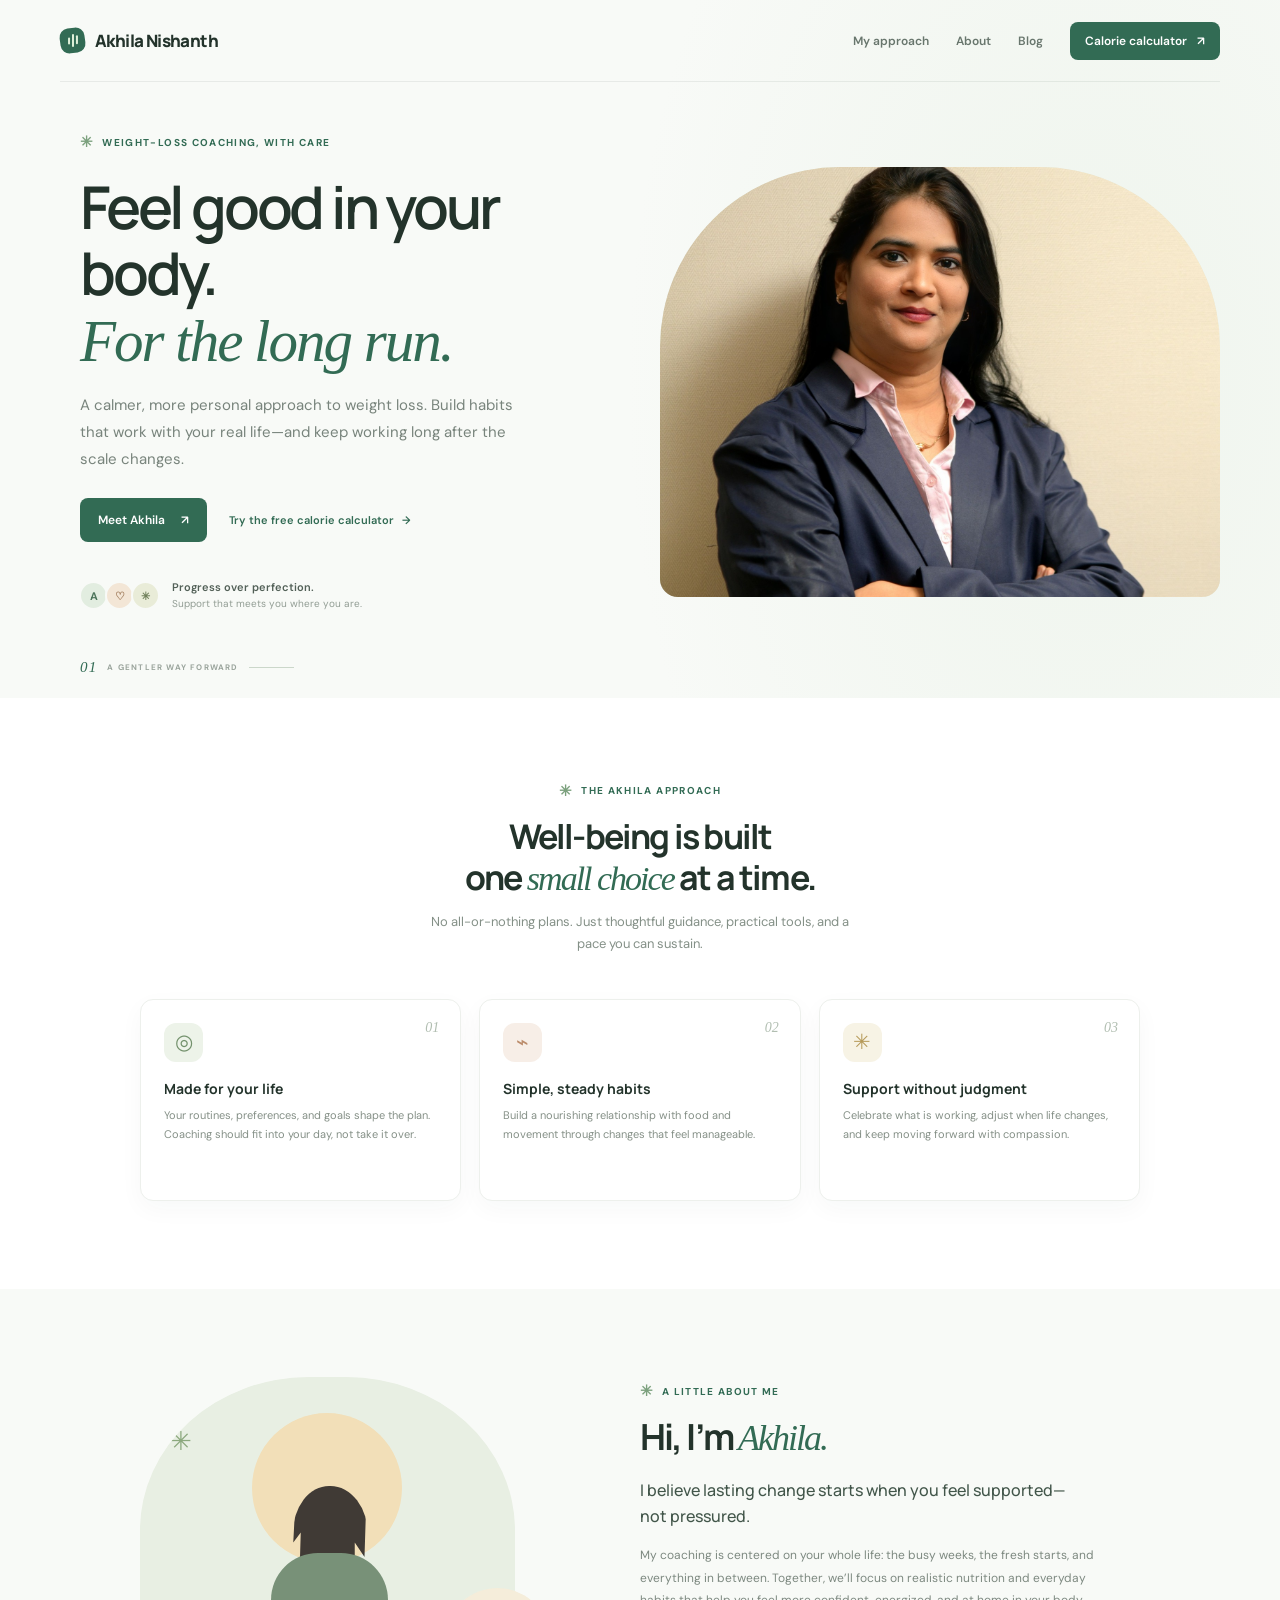
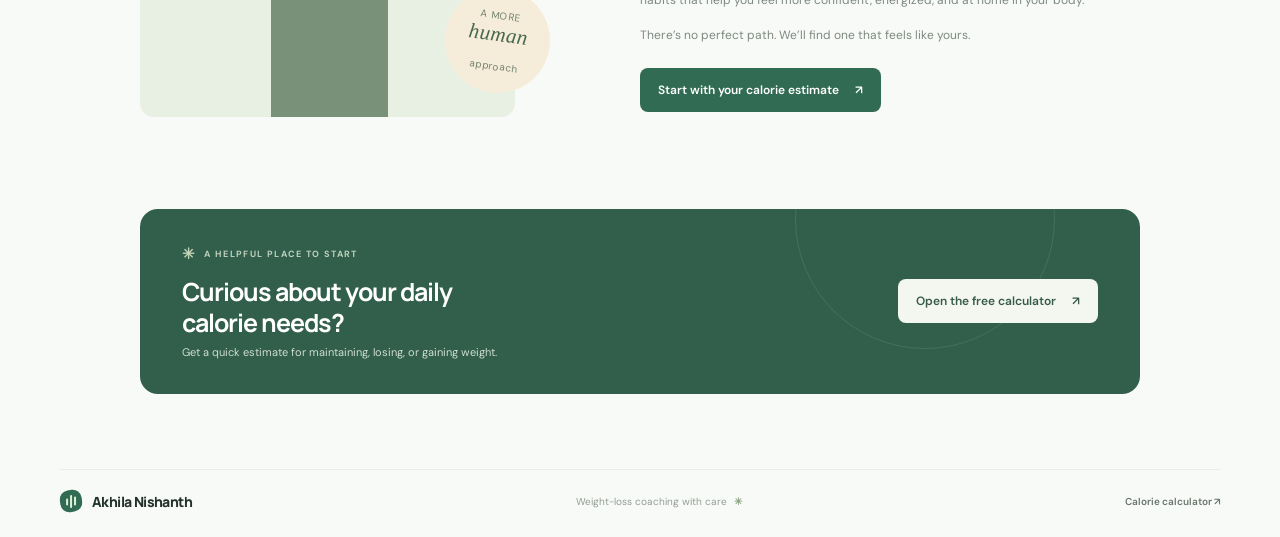
<file: index.html>
<!doctype html>
<html lang="en">
<head>
  <meta charset="utf-8">
  <meta name="viewport" content="width=device-width, initial-scale=1">
  <meta name="theme-color" content="#f6f8f5">
  <meta name="description" content="Personalized, practical weight-loss coaching with Akhila Nishanth. Build healthy habits that fit your life.">
  <title>Akhila Nishanth | Weight-Loss Coach</title>
  <link rel="preconnect" href="https://fonts.googleapis.com">
  <link rel="preconnect" href="https://fonts.gstatic.com" crossorigin>
  <link href="https://fonts.googleapis.com/css2?family=DM+Sans:wght@400;500;600;700&family=Manrope:wght@400;500;600;700;800&display=swap" rel="stylesheet">
  <link rel="stylesheet" href="styles.css">
</head>
<body class="home-page">
  <header class="home-header">
    <a class="brand" href="index.html" aria-label="Akhila Nishanth home"><span class="brand-mark" aria-hidden="true"><i></i><i></i><i></i></span><span>Akhila Nishanth</span></a>
    <nav class="site-nav" aria-label="Main navigation"><a href="approach.html">My approach</a><a href="about.html">About</a><a href="blog.html">Blog</a><a class="nav-cta" href="calculator.html">Calorie calculator <span aria-hidden="true">↗</span></a></nav>
  </header>

  <main>
    <section class="hero-section">
      <div class="hero-copy">
        <div class="eyebrow"><span class="sparkle">✳</span> WEIGHT-LOSS COACHING, WITH CARE</div>
        <h1>Feel good in your body.<br><em>For the long run.</em></h1>
        <p class="hero-description">A calmer, more personal approach to weight loss. Build habits that work with your real life—and keep working long after the scale changes.</p>
        <div class="hero-actions"><a class="primary-link" href="#about">Meet Akhila <span aria-hidden="true">↗</span></a><a class="text-link" href="calculator.html">Try the free calorie calculator <span aria-hidden="true">→</span></a></div>
        <div class="hero-trust"><div class="avatar-stack" aria-hidden="true"><span>A</span><span>♡</span><span>✳</span></div><p><strong>Progress over perfection.</strong><br>Support that meets you where you are.</p></div>
      </div>
      <div class="hero-art"><img class="hero-photo" src="Professional%20Pic.jpeg" alt="Akhila Nishanth, weight-loss coach"></div>
      <div class="hero-bottom-note"><span>01</span> A GENTLER WAY FORWARD <span class="note-line"></span></div>
    </section>

    <section class="approach-section" id="approach">
      <div class="section-intro"><div class="eyebrow"><span class="sparkle">✳</span> THE AKHILA APPROACH</div><h2>Well-being is built<br>one <em>small choice</em> at a time.</h2><p>No all-or-nothing plans. Just thoughtful guidance, practical tools, and a pace you can sustain.</p></div>
      <div class="approach-grid">
        <article class="approach-card"><span class="approach-number">01</span><div class="approach-icon icon-sage">◎</div><h3>Made for your life</h3><p>Your routines, preferences, and goals shape the plan. Coaching should fit into your day, not take it over.</p></article>
        <article class="approach-card"><span class="approach-number">02</span><div class="approach-icon icon-peach">⌁</div><h3>Simple, steady habits</h3><p>Build a nourishing relationship with food and movement through changes that feel manageable.</p></article>
        <article class="approach-card"><span class="approach-number">03</span><div class="approach-icon icon-yellow">✳</div><h3>Support without judgment</h3><p>Celebrate what is working, adjust when life changes, and keep moving forward with compassion.</p></article>
      </div>
    </section>

    <section class="about-section" id="about">
      <div class="about-visual"><div class="about-frame"><div class="portrait-sun"></div><div class="portrait-person"><span class="portrait-head"></span><span class="portrait-hair"></span><span class="portrait-body"></span></div><span class="portrait-flower">✳</span></div><div class="about-sticker">A MORE<br><em>human</em><br>approach</div></div>
      <div class="about-copy"><div class="eyebrow"><span class="sparkle">✳</span> A LITTLE ABOUT ME</div><h2>Hi, I’m <em>Akhila.</em></h2><p class="about-lead">I believe lasting change starts when you feel supported—not pressured.</p><p>My coaching is centered on your whole life: the busy weeks, the fresh starts, and everything in between. Together, we’ll focus on realistic nutrition and everyday habits that help you feel more confident, energized, and at home in your body.</p><p>There’s no perfect path. We’ll find one that feels like yours.</p><a class="primary-link" href="calculator.html">Start with your calorie estimate <span aria-hidden="true">↗</span></a></div>
    </section>

    <section class="calculator-promo"><div><span class="eyebrow"><span class="sparkle">✳</span> A HELPFUL PLACE TO START</span><h2>Curious about your daily<br>calorie needs?</h2><p>Get a quick estimate for maintaining, losing, or gaining weight.</p></div><a class="light-link" href="calculator.html">Open the free calculator <span aria-hidden="true">↗</span></a><div class="promo-orbit"></div></section>
  </main>
  <footer class="home-footer"><a class="brand" href="index.html"><span class="brand-mark" aria-hidden="true"><i></i><i></i><i></i></span><span>Akhila Nishanth</span></a><span>Weight-loss coaching with care <b>✳</b></span><a href="calculator.html">Calorie calculator ↗</a></footer>
</body>
</html>
</file>
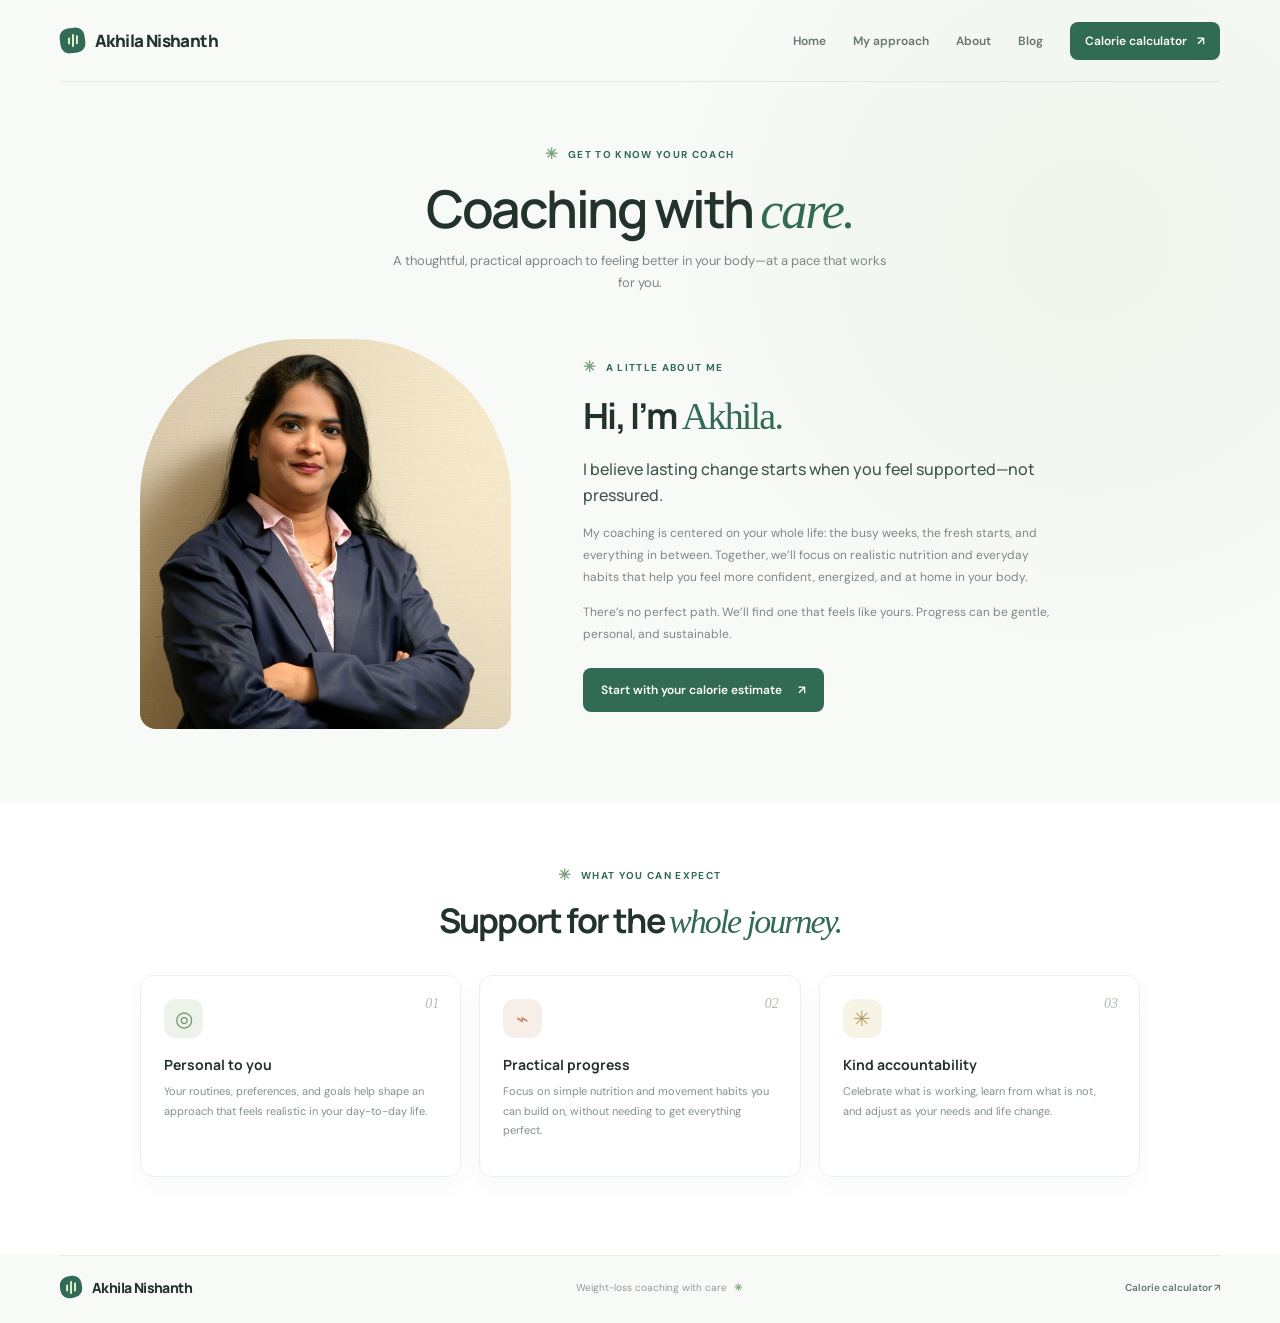
<file: about.html>
<!doctype html>
<html lang="en">
<head>
  <meta charset="utf-8">
  <meta name="viewport" content="width=device-width, initial-scale=1">
  <meta name="theme-color" content="#f6f8f5">
  <meta name="description" content="Meet Akhila Nishanth and learn about her thoughtful, practical approach to weight-loss coaching.">
  <title>About Akhila Nishanth | Weight-Loss Coach</title>
  <link rel="preconnect" href="https://fonts.googleapis.com">
  <link rel="preconnect" href="https://fonts.gstatic.com" crossorigin>
  <link href="https://fonts.googleapis.com/css2?family=DM+Sans:wght@400;500;600;700&family=Manrope:wght@400;500;600;700;800&display=swap" rel="stylesheet">
  <link rel="stylesheet" href="styles.css">
</head>
<body class="home-page">
  <header class="home-header">
    <a class="brand" href="index.html" aria-label="Akhila Nishanth home"><span class="brand-mark" aria-hidden="true"><i></i><i></i><i></i></span><span>Akhila Nishanth</span></a>
    <nav class="site-nav" aria-label="Main navigation"><a href="index.html">Home</a><a href="approach.html">My approach</a><a href="about.html" aria-current="page">About</a><a href="blog.html">Blog</a><a class="nav-cta" href="calculator.html">Calorie calculator <span aria-hidden="true">↗</span></a></nav>
  </header>
  <main>
    <section class="about-page-intro">
      <div class="eyebrow"><span class="sparkle">✳</span> GET TO KNOW YOUR COACH</div>
      <h1>Coaching with <em>care.</em></h1>
      <p>A thoughtful, practical approach to feeling better in your body—at a pace that works for you.</p>
    </section>
    <section class="about-page-story">
      <div class="about-page-photo"><img src="Professional%20Pic.jpeg" alt="Akhila Nishanth"></div>
      <div class="about-page-copy">
        <div class="eyebrow"><span class="sparkle">✳</span> A LITTLE ABOUT ME</div>
        <h2>Hi, I’m <em>Akhila.</em></h2>
        <p class="about-lead">I believe lasting change starts when you feel supported—not pressured.</p>
        <p>My coaching is centered on your whole life: the busy weeks, the fresh starts, and everything in between. Together, we’ll focus on realistic nutrition and everyday habits that help you feel more confident, energized, and at home in your body.</p>
        <p>There’s no perfect path. We’ll find one that feels like yours. Progress can be gentle, personal, and sustainable.</p>
        <a class="primary-link" href="calculator.html">Start with your calorie estimate <span aria-hidden="true">↗</span></a>
      </div>
    </section>
    <section class="about-values">
      <div class="section-intro"><div class="eyebrow"><span class="sparkle">✳</span> WHAT YOU CAN EXPECT</div><h2>Support for the <em>whole journey.</em></h2></div>
      <div class="approach-grid">
        <article class="approach-card"><span class="approach-number">01</span><div class="approach-icon icon-sage">◎</div><h3>Personal to you</h3><p>Your routines, preferences, and goals help shape an approach that feels realistic in your day-to-day life.</p></article>
        <article class="approach-card"><span class="approach-number">02</span><div class="approach-icon icon-peach">⌁</div><h3>Practical progress</h3><p>Focus on simple nutrition and movement habits you can build on, without needing to get everything perfect.</p></article>
        <article class="approach-card"><span class="approach-number">03</span><div class="approach-icon icon-yellow">✳</div><h3>Kind accountability</h3><p>Celebrate what is working, learn from what is not, and adjust as your needs and life change.</p></article>
      </div>
    </section>
  </main>
  <footer class="home-footer"><a class="brand" href="index.html"><span class="brand-mark" aria-hidden="true"><i></i><i></i><i></i></span><span>Akhila Nishanth</span></a><span>Weight-loss coaching with care <b>✳</b></span><a href="calculator.html">Calorie calculator ↗</a></footer>
</body>
</html>
</file>
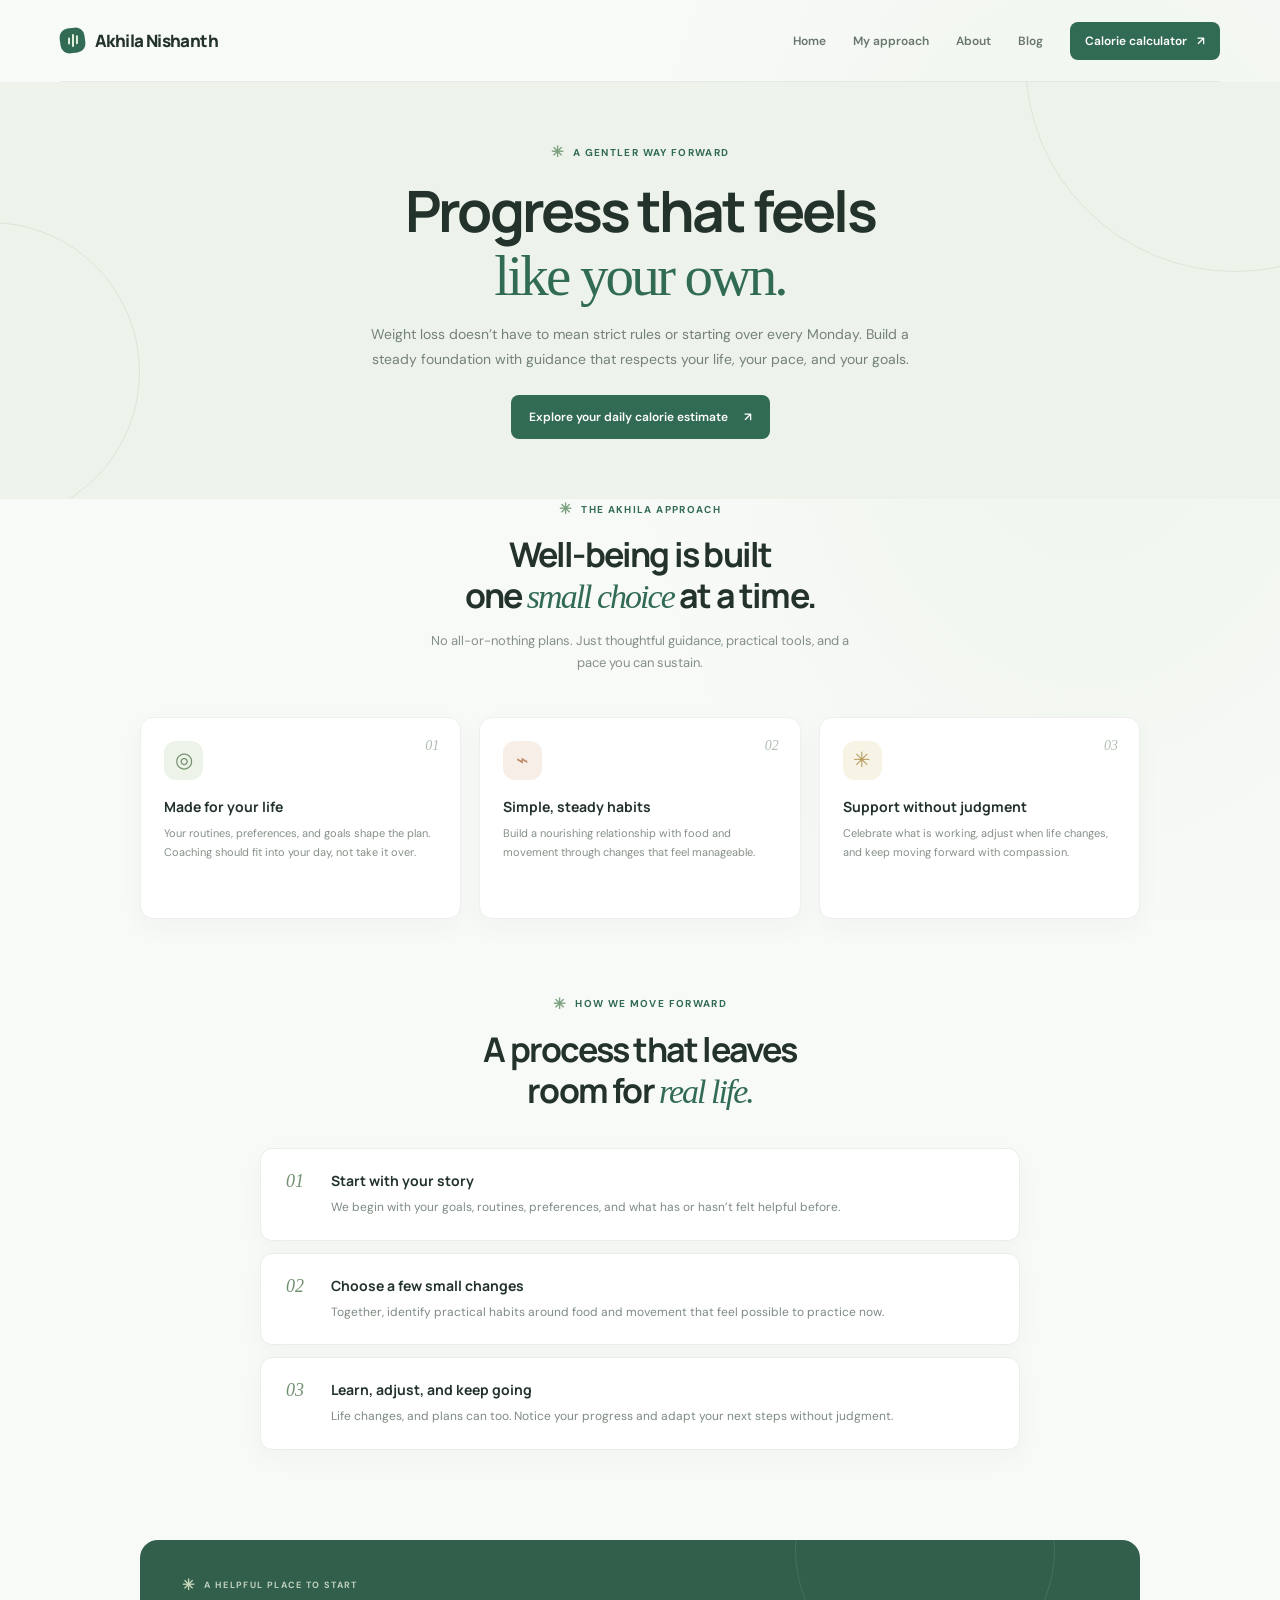
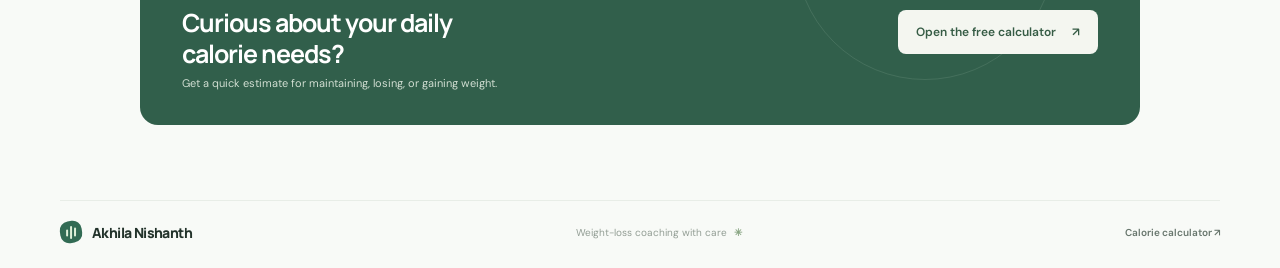
<file: approach.html>
<!doctype html>
<html lang="en">
<head>
  <meta charset="utf-8">
  <meta name="viewport" content="width=device-width, initial-scale=1">
  <meta name="theme-color" content="#f6f8f5">
  <meta name="description" content="Explore Akhila Nishanth's practical, compassionate approach to sustainable weight-loss coaching.">
  <title>My Approach | Akhila Nishanth</title>
  <link rel="preconnect" href="https://fonts.googleapis.com">
  <link rel="preconnect" href="https://fonts.gstatic.com" crossorigin>
  <link href="https://fonts.googleapis.com/css2?family=DM+Sans:wght@400;500;600;700&family=Manrope:wght@400;500;600;700;800&display=swap" rel="stylesheet">
  <link rel="stylesheet" href="styles.css">
</head>
<body class="home-page">
  <header class="home-header">
    <a class="brand" href="index.html" aria-label="Akhila Nishanth home"><span class="brand-mark" aria-hidden="true"><i></i><i></i><i></i></span><span>Akhila Nishanth</span></a>
    <nav class="site-nav" aria-label="Main navigation"><a href="index.html">Home</a><a href="approach.html" aria-current="page">My approach</a><a href="about.html">About</a><a href="blog.html">Blog</a><a class="nav-cta" href="calculator.html">Calorie calculator <span aria-hidden="true">↗</span></a></nav>
  </header>
  <main>
    <section class="approach-page-hero">
      <div class="eyebrow"><span class="sparkle">✳</span> A GENTLER WAY FORWARD</div>
      <h1>Progress that feels<br><em>like your own.</em></h1>
      <p>Weight loss doesn’t have to mean strict rules or starting over every Monday. Build a steady foundation with guidance that respects your life, your pace, and your goals.</p>
      <a class="primary-link" href="calculator.html">Explore your daily calorie estimate <span aria-hidden="true">↗</span></a>
      <div class="approach-hero-orbit orbit-left"></div><div class="approach-hero-orbit orbit-right"></div>
    </section>
    <section class="approach-values">
      <div class="section-intro"><div class="eyebrow"><span class="sparkle">✳</span> THE AKHILA APPROACH</div><h2>Well-being is built<br>one <em>small choice</em> at a time.</h2><p>No all-or-nothing plans. Just thoughtful guidance, practical tools, and a pace you can sustain.</p></div>
      <div class="approach-grid">
        <article class="approach-card"><span class="approach-number">01</span><div class="approach-icon icon-sage">◎</div><h3>Made for your life</h3><p>Your routines, preferences, and goals shape the plan. Coaching should fit into your day, not take it over.</p></article>
        <article class="approach-card"><span class="approach-number">02</span><div class="approach-icon icon-peach">⌁</div><h3>Simple, steady habits</h3><p>Build a nourishing relationship with food and movement through changes that feel manageable.</p></article>
        <article class="approach-card"><span class="approach-number">03</span><div class="approach-icon icon-yellow">✳</div><h3>Support without judgment</h3><p>Celebrate what is working, adjust when life changes, and keep moving forward with compassion.</p></article>
      </div>
    </section>
    <section class="approach-steps">
      <div class="section-intro"><div class="eyebrow"><span class="sparkle">✳</span> HOW WE MOVE FORWARD</div><h2>A process that leaves<br>room for <em>real life.</em></h2></div>
      <div class="steps-list">
        <article class="step-card"><span>01</span><div><h3>Start with your story</h3><p>We begin with your goals, routines, preferences, and what has or hasn’t felt helpful before.</p></div></article>
        <article class="step-card"><span>02</span><div><h3>Choose a few small changes</h3><p>Together, identify practical habits around food and movement that feel possible to practice now.</p></div></article>
        <article class="step-card"><span>03</span><div><h3>Learn, adjust, and keep going</h3><p>Life changes, and plans can too. Notice your progress and adapt your next steps without judgment.</p></div></article>
      </div>
    </section>
    <section class="calculator-promo"><div><span class="eyebrow"><span class="sparkle">✳</span> A HELPFUL PLACE TO START</span><h2>Curious about your daily<br>calorie needs?</h2><p>Get a quick estimate for maintaining, losing, or gaining weight.</p></div><a class="light-link" href="calculator.html">Open the free calculator <span aria-hidden="true">↗</span></a><div class="promo-orbit"></div></section>
  </main>
  <footer class="home-footer"><a class="brand" href="index.html"><span class="brand-mark" aria-hidden="true"><i></i><i></i><i></i></span><span>Akhila Nishanth</span></a><span>Weight-loss coaching with care <b>✳</b></span><a href="calculator.html">Calorie calculator ↗</a></footer>
</body>
</html>
</file>
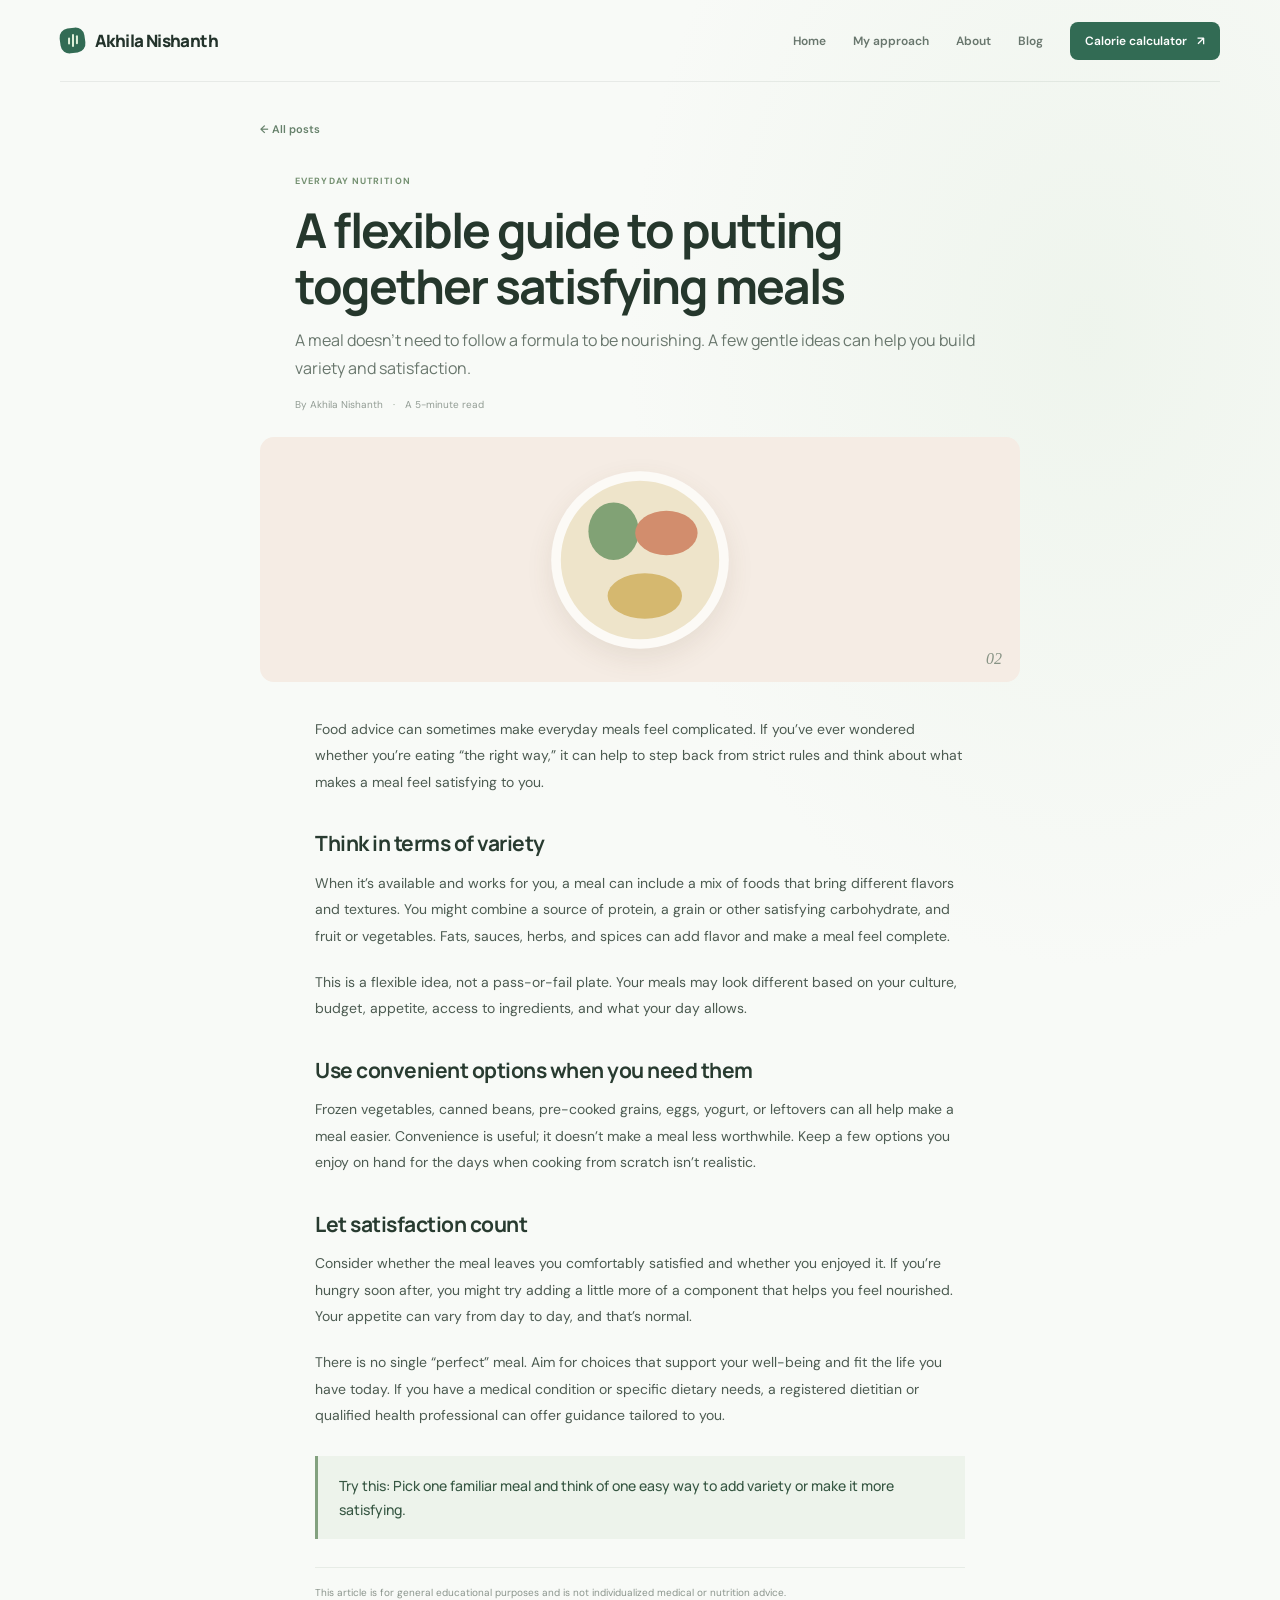
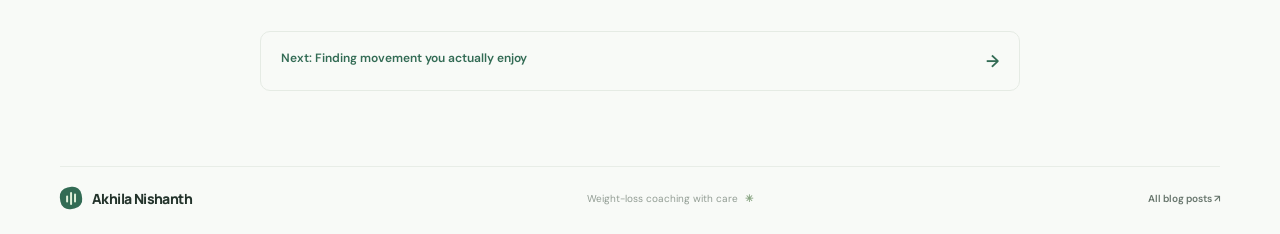
<file: blog-balanced-meals.html>
<!doctype html>
<html lang="en"><head><meta charset="utf-8"><meta name="viewport" content="width=device-width, initial-scale=1"><meta name="theme-color" content="#f6f8f5"><meta name="description" content="A flexible, practical way to think about putting together satisfying meals."><title>A Flexible Guide to Satisfying Meals | Akhila Nishanth</title><link rel="preconnect" href="https://fonts.googleapis.com"><link rel="preconnect" href="https://fonts.gstatic.com" crossorigin><link href="https://fonts.googleapis.com/css2?family=DM+Sans:wght@400;500;600;700&family=Manrope:wght@400;500;600;700;800&display=swap" rel="stylesheet"><link rel="stylesheet" href="styles.css"></head>
<body class="home-page"><header class="home-header"><a class="brand" href="index.html" aria-label="Akhila Nishanth home"><span class="brand-mark" aria-hidden="true"><i></i><i></i><i></i></span><span>Akhila Nishanth</span></a><nav class="site-nav" aria-label="Main navigation"><a href="index.html">Home</a><a href="approach.html">My approach</a><a href="about.html">About</a><a href="blog.html" aria-current="page">Blog</a><a class="nav-cta" href="calculator.html">Calorie calculator <span aria-hidden="true">↗</span></a></nav></header>
<main><article class="post-shell"><a class="back-link" href="blog.html">← All posts</a><header class="post-header"><span class="blog-category">EVERYDAY NUTRITION</span><h1>A flexible guide to putting together satisfying meals</h1><p class="post-deck">A meal doesn’t need to follow a formula to be nourishing. A few gentle ideas can help you build variety and satisfaction.</p><div class="post-byline">By Akhila Nishanth <span>·</span> A 5-minute read</div></header><div class="post-art blog-art-peach"><span class="plate-art"><i></i><i></i><i></i></span><span class="blog-art-number">02</span></div><div class="post-content"><p>Food advice can sometimes make everyday meals feel complicated. If you’ve ever wondered whether you’re eating “the right way,” it can help to step back from strict rules and think about what makes a meal feel satisfying to you.</p><h2>Think in terms of variety</h2><p>When it’s available and works for you, a meal can include a mix of foods that bring different flavors and textures. You might combine a source of protein, a grain or other satisfying carbohydrate, and fruit or vegetables. Fats, sauces, herbs, and spices can add flavor and make a meal feel complete.</p><p>This is a flexible idea, not a pass-or-fail plate. Your meals may look different based on your culture, budget, appetite, access to ingredients, and what your day allows.</p><h2>Use convenient options when you need them</h2><p>Frozen vegetables, canned beans, pre-cooked grains, eggs, yogurt, or leftovers can all help make a meal easier. Convenience is useful; it doesn’t make a meal less worthwhile. Keep a few options you enjoy on hand for the days when cooking from scratch isn’t realistic.</p><h2>Let satisfaction count</h2><p>Consider whether the meal leaves you comfortably satisfied and whether you enjoyed it. If you’re hungry soon after, you might try adding a little more of a component that helps you feel nourished. Your appetite can vary from day to day, and that’s normal.</p><p>There is no single “perfect” meal. Aim for choices that support your well-being and fit the life you have today. If you have a medical condition or specific dietary needs, a registered dietitian or qualified health professional can offer guidance tailored to you.</p><aside class="post-callout">Try this: Pick one familiar meal and think of one easy way to add variety or make it more satisfying.</aside><p class="post-disclaimer">This article is for general educational purposes and is not individualized medical or nutrition advice.</p></div><a class="post-next" href="blog-enjoyable-movement.html">Next: Finding movement you actually enjoy <span>→</span></a></article></main>
<footer class="home-footer"><a class="brand" href="index.html"><span class="brand-mark" aria-hidden="true"><i></i><i></i><i></i></span><span>Akhila Nishanth</span></a><span>Weight-loss coaching with care <b>✳</b></span><a href="blog.html">All blog posts ↗</a></footer></body></html>
</file>
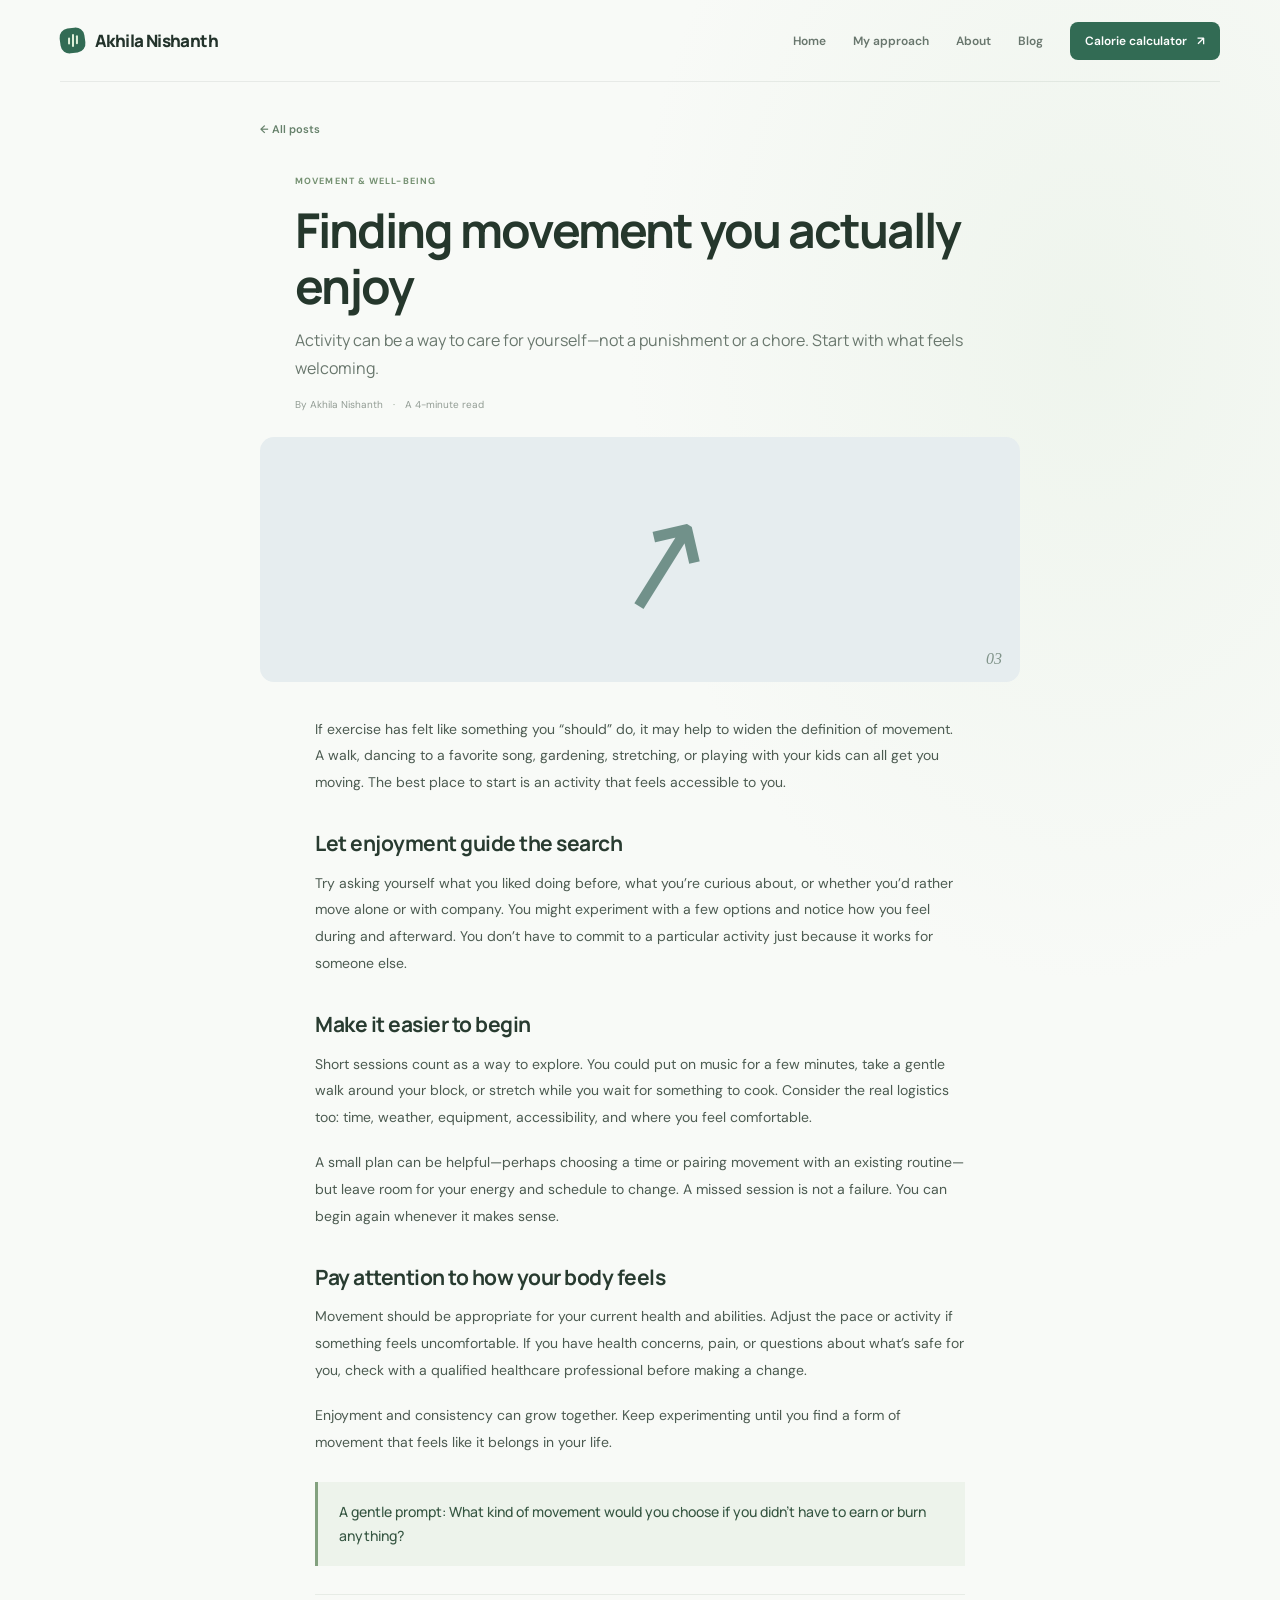
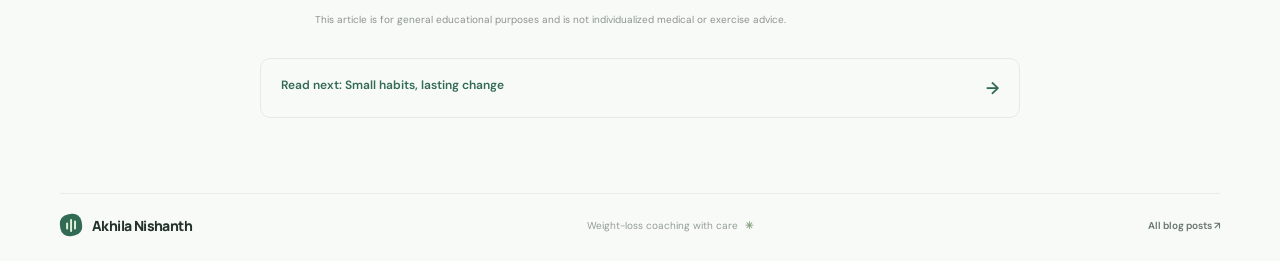
<file: blog-enjoyable-movement.html>
<!doctype html>
<html lang="en"><head><meta charset="utf-8"><meta name="viewport" content="width=device-width, initial-scale=1"><meta name="theme-color" content="#f6f8f5"><meta name="description" content="Discover simple ways to make movement feel more enjoyable and fit your everyday life."><title>Finding Movement You Enjoy | Akhila Nishanth</title><link rel="preconnect" href="https://fonts.googleapis.com"><link rel="preconnect" href="https://fonts.gstatic.com" crossorigin><link href="https://fonts.googleapis.com/css2?family=DM+Sans:wght@400;500;600;700&family=Manrope:wght@400;500;600;700;800&display=swap" rel="stylesheet"><link rel="stylesheet" href="styles.css"></head>
<body class="home-page"><header class="home-header"><a class="brand" href="index.html" aria-label="Akhila Nishanth home"><span class="brand-mark" aria-hidden="true"><i></i><i></i><i></i></span><span>Akhila Nishanth</span></a><nav class="site-nav" aria-label="Main navigation"><a href="index.html">Home</a><a href="approach.html">My approach</a><a href="about.html">About</a><a href="blog.html" aria-current="page">Blog</a><a class="nav-cta" href="calculator.html">Calorie calculator <span aria-hidden="true">↗</span></a></nav></header>
<main><article class="post-shell"><a class="back-link" href="blog.html">← All posts</a><header class="post-header"><span class="blog-category">MOVEMENT &amp; WELL-BEING</span><h1>Finding movement you actually enjoy</h1><p class="post-deck">Activity can be a way to care for yourself—not a punishment or a chore. Start with what feels welcoming.</p><div class="post-byline">By Akhila Nishanth <span>·</span> A 4-minute read</div></header><div class="post-art blog-art-blue"><span class="movement-art">↗</span><span class="blog-art-number">03</span></div><div class="post-content"><p>If exercise has felt like something you “should” do, it may help to widen the definition of movement. A walk, dancing to a favorite song, gardening, stretching, or playing with your kids can all get you moving. The best place to start is an activity that feels accessible to you.</p><h2>Let enjoyment guide the search</h2><p>Try asking yourself what you liked doing before, what you’re curious about, or whether you’d rather move alone or with company. You might experiment with a few options and notice how you feel during and afterward. You don’t have to commit to a particular activity just because it works for someone else.</p><h2>Make it easier to begin</h2><p>Short sessions count as a way to explore. You could put on music for a few minutes, take a gentle walk around your block, or stretch while you wait for something to cook. Consider the real logistics too: time, weather, equipment, accessibility, and where you feel comfortable.</p><p>A small plan can be helpful—perhaps choosing a time or pairing movement with an existing routine—but leave room for your energy and schedule to change. A missed session is not a failure. You can begin again whenever it makes sense.</p><h2>Pay attention to how your body feels</h2><p>Movement should be appropriate for your current health and abilities. Adjust the pace or activity if something feels uncomfortable. If you have health concerns, pain, or questions about what’s safe for you, check with a qualified healthcare professional before making a change.</p><p>Enjoyment and consistency can grow together. Keep experimenting until you find a form of movement that feels like it belongs in your life.</p><aside class="post-callout">A gentle prompt: What kind of movement would you choose if you didn’t have to earn or burn anything?</aside><p class="post-disclaimer">This article is for general educational purposes and is not individualized medical or exercise advice.</p></div><a class="post-next" href="blog-small-habits.html">Read next: Small habits, lasting change <span>→</span></a></article></main>
<footer class="home-footer"><a class="brand" href="index.html"><span class="brand-mark" aria-hidden="true"><i></i><i></i><i></i></span><span>Akhila Nishanth</span></a><span>Weight-loss coaching with care <b>✳</b></span><a href="blog.html">All blog posts ↗</a></footer></body></html>
</file>
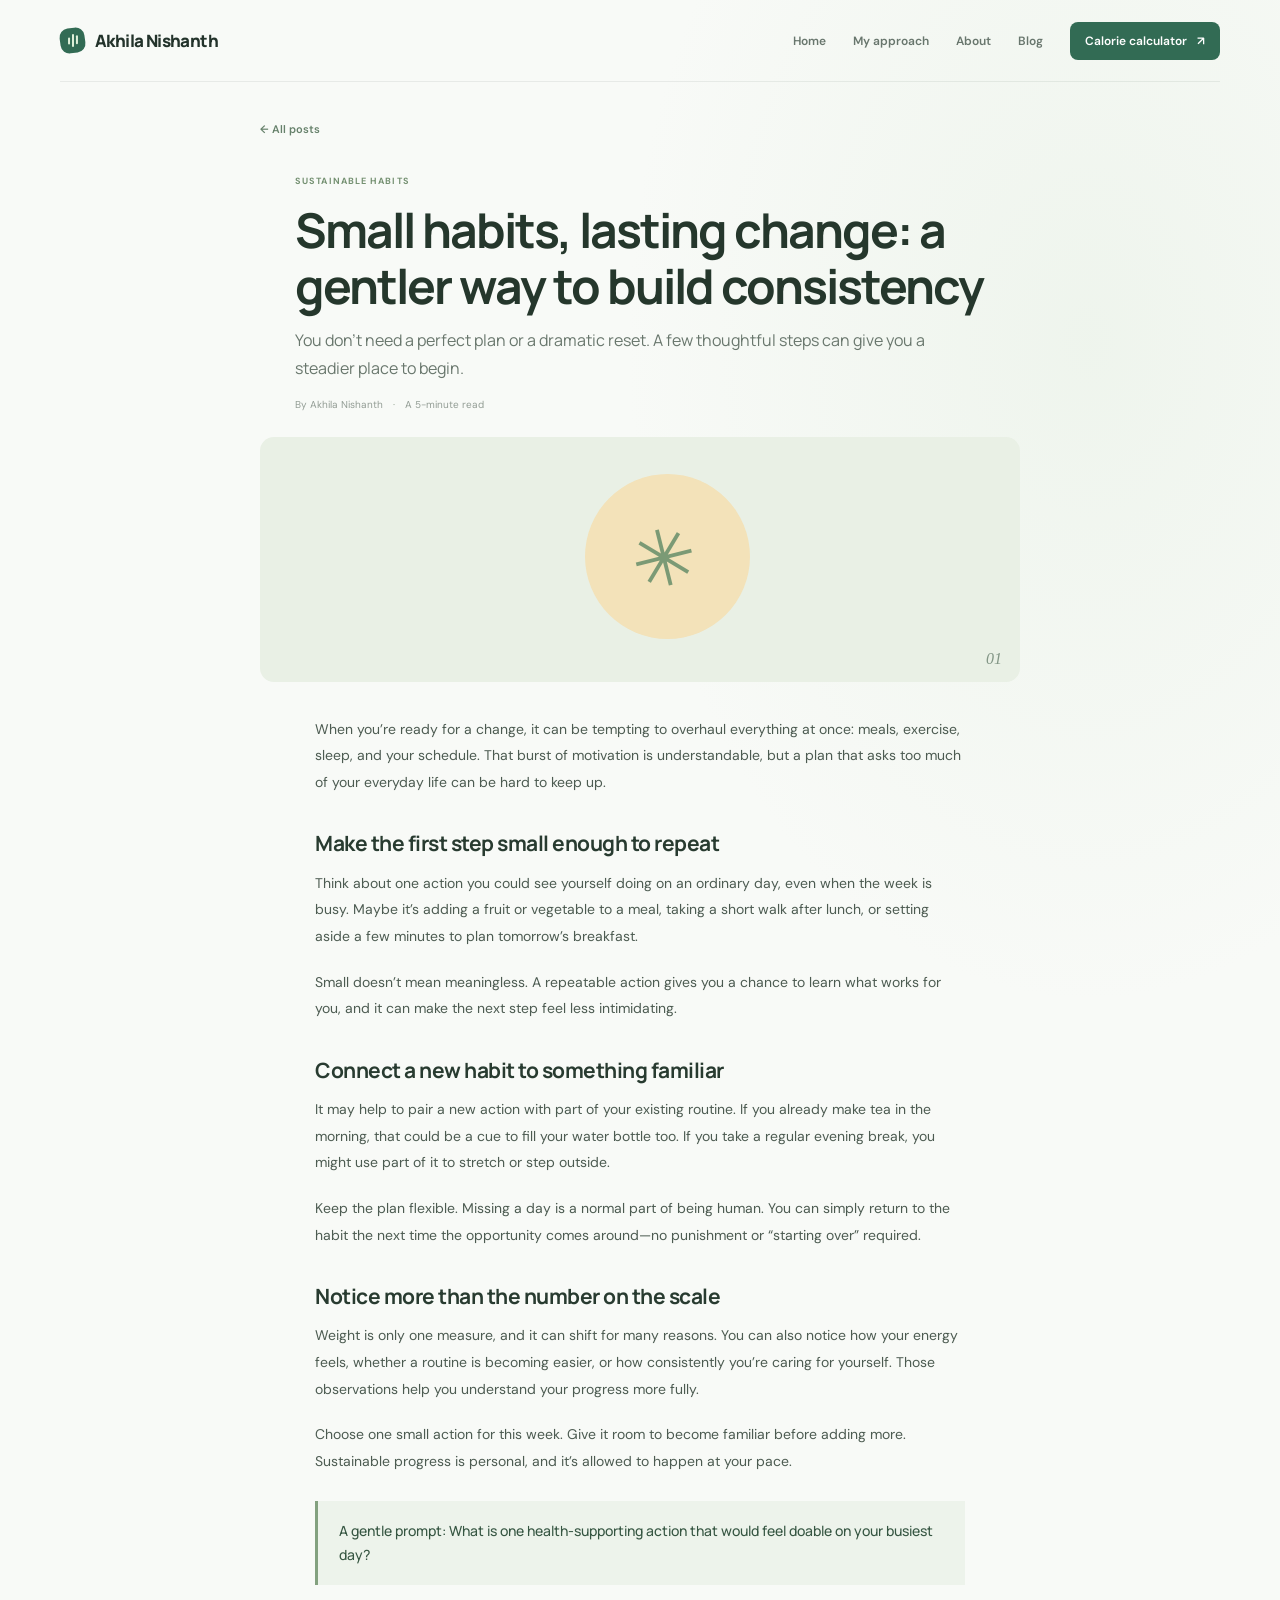
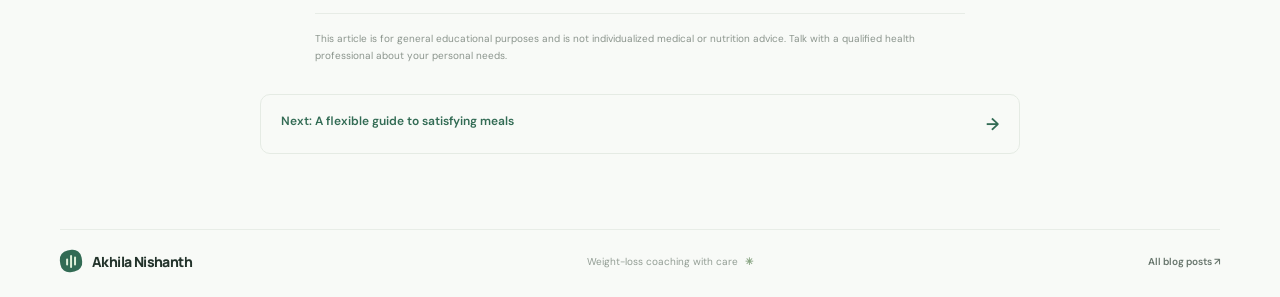
<file: blog-small-habits.html>
<!doctype html>
<html lang="en"><head><meta charset="utf-8"><meta name="viewport" content="width=device-width, initial-scale=1"><meta name="theme-color" content="#f6f8f5"><meta name="description" content="Build consistency with small, repeatable wellness habits instead of changing everything at once."><title>Small Habits, Lasting Change | Akhila Nishanth</title><link rel="preconnect" href="https://fonts.googleapis.com"><link rel="preconnect" href="https://fonts.gstatic.com" crossorigin><link href="https://fonts.googleapis.com/css2?family=DM+Sans:wght@400;500;600;700&family=Manrope:wght@400;500;600;700;800&display=swap" rel="stylesheet"><link rel="stylesheet" href="styles.css"></head>
<body class="home-page"><header class="home-header"><a class="brand" href="index.html" aria-label="Akhila Nishanth home"><span class="brand-mark" aria-hidden="true"><i></i><i></i><i></i></span><span>Akhila Nishanth</span></a><nav class="site-nav" aria-label="Main navigation"><a href="index.html">Home</a><a href="approach.html">My approach</a><a href="about.html">About</a><a href="blog.html" aria-current="page">Blog</a><a class="nav-cta" href="calculator.html">Calorie calculator <span aria-hidden="true">↗</span></a></nav></header>
<main><article class="post-shell"><a class="back-link" href="blog.html">← All posts</a><header class="post-header"><span class="blog-category">SUSTAINABLE HABITS</span><h1>Small habits, lasting change: a gentler way to build consistency</h1><p class="post-deck">You don’t need a perfect plan or a dramatic reset. A few thoughtful steps can give you a steadier place to begin.</p><div class="post-byline">By Akhila Nishanth <span>·</span> A 5-minute read</div></header><div class="post-art blog-art-sage"><span class="blog-art-sun"></span><span class="blog-art-leaf">✳</span><span class="blog-art-number">01</span></div><div class="post-content"><p>When you’re ready for a change, it can be tempting to overhaul everything at once: meals, exercise, sleep, and your schedule. That burst of motivation is understandable, but a plan that asks too much of your everyday life can be hard to keep up.</p><h2>Make the first step small enough to repeat</h2><p>Think about one action you could see yourself doing on an ordinary day, even when the week is busy. Maybe it’s adding a fruit or vegetable to a meal, taking a short walk after lunch, or setting aside a few minutes to plan tomorrow’s breakfast.</p><p>Small doesn’t mean meaningless. A repeatable action gives you a chance to learn what works for you, and it can make the next step feel less intimidating.</p><h2>Connect a new habit to something familiar</h2><p>It may help to pair a new action with part of your existing routine. If you already make tea in the morning, that could be a cue to fill your water bottle too. If you take a regular evening break, you might use part of it to stretch or step outside.</p><p>Keep the plan flexible. Missing a day is a normal part of being human. You can simply return to the habit the next time the opportunity comes around—no punishment or “starting over” required.</p><h2>Notice more than the number on the scale</h2><p>Weight is only one measure, and it can shift for many reasons. You can also notice how your energy feels, whether a routine is becoming easier, or how consistently you’re caring for yourself. Those observations help you understand your progress more fully.</p><p>Choose one small action for this week. Give it room to become familiar before adding more. Sustainable progress is personal, and it’s allowed to happen at your pace.</p><aside class="post-callout">A gentle prompt: What is one health-supporting action that would feel doable on your busiest day?</aside><p class="post-disclaimer">This article is for general educational purposes and is not individualized medical or nutrition advice. Talk with a qualified health professional about your personal needs.</p></div><a class="post-next" href="blog-balanced-meals.html">Next: A flexible guide to satisfying meals <span>→</span></a></article></main>
<footer class="home-footer"><a class="brand" href="index.html"><span class="brand-mark" aria-hidden="true"><i></i><i></i><i></i></span><span>Akhila Nishanth</span></a><span>Weight-loss coaching with care <b>✳</b></span><a href="blog.html">All blog posts ↗</a></footer></body></html>
</file>
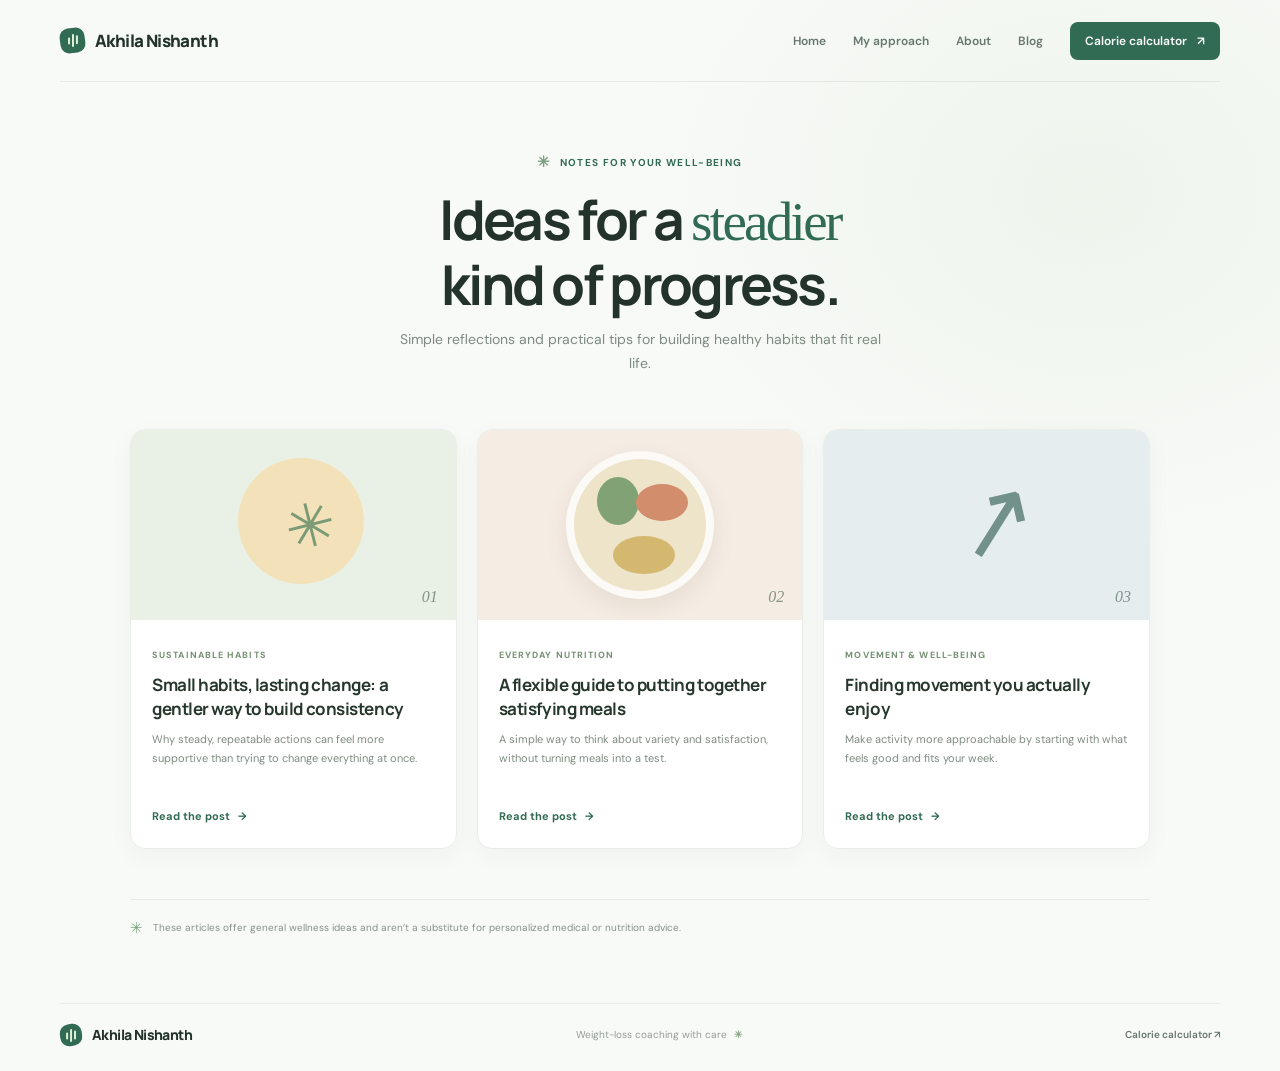
<file: blog.html>
<!doctype html>
<html lang="en">
<head>
  <meta charset="utf-8"><meta name="viewport" content="width=device-width, initial-scale=1"><meta name="theme-color" content="#f6f8f5">
  <meta name="description" content="Practical, compassionate notes on nutrition, movement, and sustainable weight-loss habits from Akhila Nishanth.">
  <title>Blog | Akhila Nishanth</title>
  <link rel="preconnect" href="https://fonts.googleapis.com"><link rel="preconnect" href="https://fonts.gstatic.com" crossorigin>
  <link href="https://fonts.googleapis.com/css2?family=DM+Sans:wght@400;500;600;700&family=Manrope:wght@400;500;600;700;800&display=swap" rel="stylesheet"><link rel="stylesheet" href="styles.css">
</head>
<body class="home-page">
  <header class="home-header"><a class="brand" href="index.html" aria-label="Akhila Nishanth home"><span class="brand-mark" aria-hidden="true"><i></i><i></i><i></i></span><span>Akhila Nishanth</span></a><nav class="site-nav" aria-label="Main navigation"><a href="index.html">Home</a><a href="approach.html">My approach</a><a href="about.html">About</a><a href="blog.html" aria-current="page">Blog</a><a class="nav-cta" href="calculator.html">Calorie calculator <span aria-hidden="true">↗</span></a></nav></header>
  <main>
    <section class="blog-hero"><div class="eyebrow"><span class="sparkle">✳</span> NOTES FOR YOUR WELL-BEING</div><h1>Ideas for a <em>steadier</em><br>kind of progress.</h1><p>Simple reflections and practical tips for building healthy habits that fit real life.</p></section>
    <section class="blog-list" aria-label="Blog posts">
      <article class="blog-card"><a class="blog-art blog-art-sage" href="blog-small-habits.html" aria-hidden="true" tabindex="-1"><span class="blog-art-sun"></span><span class="blog-art-leaf">✳</span><span class="blog-art-number">01</span></a><div class="blog-card-copy"><span class="blog-category">SUSTAINABLE HABITS</span><h2><a href="blog-small-habits.html">Small habits, lasting change: a gentler way to build consistency</a></h2><p>Why steady, repeatable actions can feel more supportive than trying to change everything at once.</p><a class="read-link" href="blog-small-habits.html">Read the post <span aria-hidden="true">→</span></a></div></article>
      <article class="blog-card"><a class="blog-art blog-art-peach" href="blog-balanced-meals.html" aria-hidden="true" tabindex="-1"><span class="plate-art"><i></i><i></i><i></i></span><span class="blog-art-number">02</span></a><div class="blog-card-copy"><span class="blog-category">EVERYDAY NUTRITION</span><h2><a href="blog-balanced-meals.html">A flexible guide to putting together satisfying meals</a></h2><p>A simple way to think about variety and satisfaction, without turning meals into a test.</p><a class="read-link" href="blog-balanced-meals.html">Read the post <span aria-hidden="true">→</span></a></div></article>
      <article class="blog-card"><a class="blog-art blog-art-blue" href="blog-enjoyable-movement.html" aria-hidden="true" tabindex="-1"><span class="movement-art">↗</span><span class="blog-art-number">03</span></a><div class="blog-card-copy"><span class="blog-category">MOVEMENT &amp; WELL-BEING</span><h2><a href="blog-enjoyable-movement.html">Finding movement you actually enjoy</a></h2><p>Make activity more approachable by starting with what feels good and fits your week.</p><a class="read-link" href="blog-enjoyable-movement.html">Read the post <span aria-hidden="true">→</span></a></div></article>
    </section>
    <section class="blog-note"><span class="sparkle">✳</span><p>These articles offer general wellness ideas and aren’t a substitute for personalized medical or nutrition advice.</p></section>
  </main>
  <footer class="home-footer"><a class="brand" href="index.html"><span class="brand-mark" aria-hidden="true"><i></i><i></i><i></i></span><span>Akhila Nishanth</span></a><span>Weight-loss coaching with care <b>✳</b></span><a href="calculator.html">Calorie calculator ↗</a></footer>
</body>
</html>
</file>
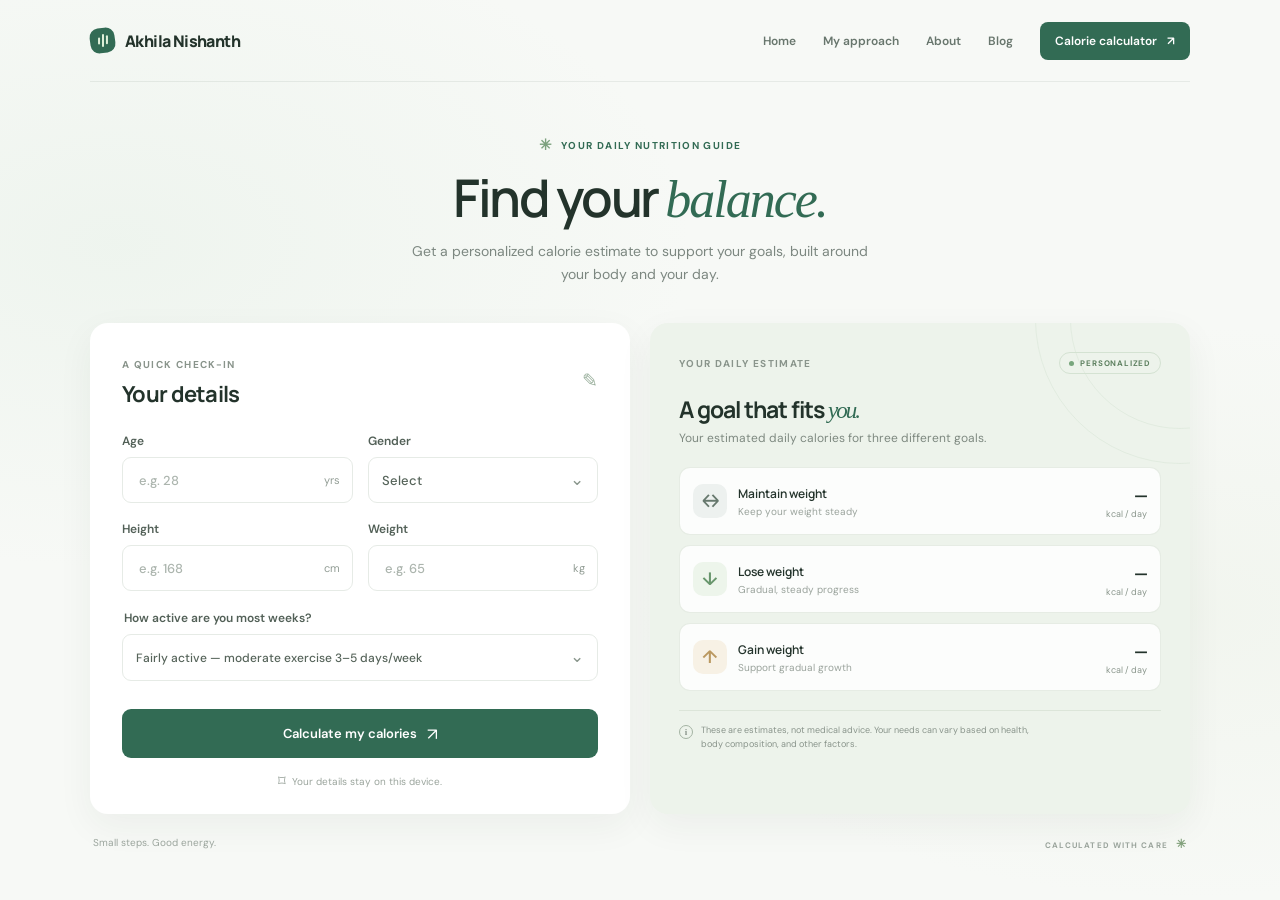
<file: calculator.html>
<!doctype html>
<html lang="en">
<head>
  <meta charset="utf-8">
  <meta name="viewport" content="width=device-width, initial-scale=1">
  <meta name="theme-color" content="#f6f8f5">
  <title>Calorie Calculator | Akhila Nishanth</title>
  <link rel="preconnect" href="https://fonts.googleapis.com">
  <link rel="preconnect" href="https://fonts.gstatic.com" crossorigin>
  <link href="https://fonts.googleapis.com/css2?family=DM+Sans:wght@400;500;600;700&family=Manrope:wght@400;500;600;700;800&display=swap" rel="stylesheet">
  <link rel="stylesheet" href="styles.css">
  <script src="script.js" defer></script>
</head>
<body>
  <main class="page-shell">
    <header class="topbar">
      <a class="brand" href="index.html" aria-label="Akhila Nishanth home"><span class="brand-mark" aria-hidden="true"><i></i><i></i><i></i></span><span>Akhila Nishanth</span></a>
      <nav class="site-nav" aria-label="Main navigation"><a href="index.html">Home</a><a href="approach.html">My approach</a><a href="about.html">About</a><a href="blog.html">Blog</a><a class="nav-cta" href="calculator.html" aria-current="page">Calorie calculator <span aria-hidden="true">↗</span></a></nav>
    </header>

    <section class="intro" aria-labelledby="page-title">
      <div class="eyebrow"><span class="sparkle">✳</span> YOUR DAILY NUTRITION GUIDE</div>
      <h1 id="page-title">Find your <em>balance.</em></h1>
      <p>Get a personalized calorie estimate to support your goals, built around your body and your day.</p>
    </section>

    <section class="calculator-layout" aria-label="Calorie calculator">
      <form class="form-card" id="calorie-form" novalidate>
        <div class="card-heading">
          <div><span class="step-label">A QUICK CHECK-IN</span><h2>Your details</h2></div>
          <span class="edit-icon" aria-hidden="true">✎</span>
        </div>

        <div class="field-grid">
          <label class="field" for="age"><span class="field-label">Age</span><span class="input-wrap"><input id="age" name="age" type="number" min="15" max="100" placeholder=" e.g. 28" required><span class="unit">yrs</span></span></label>
          <label class="field" for="gender"><span class="field-label">Gender</span><span class="select-wrap"><select id="gender" name="gender" required><option value="" disabled selected>Select</option><option value="female">Female</option><option value="male">Male</option><option value="average">Prefer not to say</option></select><span class="chevron">⌄</span></span></label>
          <label class="field" for="height"><span class="field-label">Height</span><span class="input-wrap"><input id="height" name="height" type="number" min="120" max="230" placeholder=" e.g. 168" required><span class="unit">cm</span></span></label>
          <label class="field" for="weight"><span class="field-label">Weight</span><span class="input-wrap"><input id="weight" name="weight" type="number" min="35" max="300" step="0.1" placeholder=" e.g. 65" required><span class="unit">kg</span></span></label>
        </div>

        <fieldset class="activity-field">
          <legend class="field-label">How active are you most weeks?</legend>
          <label class="select-wrap activity-select" for="activity"><select id="activity" name="activity" required>
            <option value="1.2">Mostly sitting <span>— little or no exercise</span></option>
            <option value="1.375">A little active — light exercise 1–3 days/week</option>
            <option value="1.55" selected>Fairly active — moderate exercise 3–5 days/week</option>
            <option value="1.725">Very active — hard exercise 6–7 days/week</option>
            <option value="1.9">Extra active — intense training or physical job</option>
          </select><span class="chevron">⌄</span></label>
        </fieldset>
        <p class="form-error" id="form-error" role="alert" aria-live="polite"></p>
        <button class="calculate-button" type="submit"><span>Calculate my calories</span><span class="button-arrow" aria-hidden="true">↗</span></button>
        <div class="privacy-note"><span aria-hidden="true">⌑</span> Your details stay on this device.</div>
      </form>

      <section class="results-card" id="results" aria-live="polite" aria-labelledby="results-title">
        <div class="results-topline"><span class="step-label">YOUR DAILY ESTIMATE</span><span class="result-badge"><span class="status-dot"></span> PERSONALIZED</span></div>
        <h2 id="results-title">A goal that fits <em>you.</em></h2>
        <p class="results-copy">Your estimated daily calories for three different goals.</p>
        <div class="result-list">
          <article class="result-row maintenance">
            <div class="result-icon" aria-hidden="true">↔</div><div class="result-name"><h3>Maintain weight</h3><p>Keep your weight steady</p></div><div class="result-number"><strong id="maintain-result">—</strong><span>kcal / day</span></div>
          </article>
          <article class="result-row lose">
            <div class="result-icon" aria-hidden="true">↓</div><div class="result-name"><h3>Lose weight</h3><p>Gradual, steady progress</p></div><div class="result-number"><strong id="lose-result">—</strong><span>kcal / day</span></div>
          </article>
          <article class="result-row gain">
            <div class="result-icon" aria-hidden="true">↑</div><div class="result-name"><h3>Gain weight</h3><p>Support gradual growth</p></div><div class="result-number"><strong id="gain-result">—</strong><span>kcal / day</span></div>
          </article>
        </div>
        <div class="result-footnote"><span class="info-icon" aria-hidden="true">i</span><p>These are estimates, not medical advice. Your needs can vary based on health, body composition, and other factors.</p></div>
        <div class="decorative-orbit orbit-one"></div><div class="decorative-orbit orbit-two"></div>
      </section>
    </section>
    <footer class="page-footer"><span>Small steps. Good energy.</span><span>CALCULATED WITH CARE <b>✳</b></span></footer>
  </main>
</body>
</html>
</file>
<file: styles.css>
:root{--ink:#23332b;--muted:#78847c;--green:#326b54;--green-dark:#24523f;--paper:#f7f9f6;--line:#e6ece5;--serif:Georgia,'Times New Roman',serif}
*{box-sizing:border-box}
html{scroll-behavior:smooth}
body{margin:0;background:var(--paper);color:var(--ink);font-family:'DM Sans',Arial,sans-serif;min-height:100vh;background-image:radial-gradient(ellipse at 9% 27%,rgba(213,231,216,.26),transparent 35%),radial-gradient(ellipse at 93% 68%,rgba(227,235,219,.28),transparent 33%)}
h1,h2,h3,p{margin-top:0}a{color:inherit}.brand{display:flex;align-items:center;gap:10px;text-decoration:none;color:var(--ink);font-family:Manrope,sans-serif;font-weight:800;font-size:17px;letter-spacing:-.6px}.brand-mark{width:25px;height:25px;border-radius:9px;background:var(--green);display:flex;align-items:center;justify-content:center;gap:2px;transform:rotate(-8deg);flex:none}.brand-mark i{display:block;width:2px;background:#dff0d9;border-radius:2px;transform:rotate(8deg)}.brand-mark i:nth-child(1){height:7px}.brand-mark i:nth-child(2){height:13px}.brand-mark i:nth-child(3){height:9px}
.site-nav{display:flex;align-items:center;gap:27px}.site-nav a,.home-footer>a:last-child{color:#68766d;text-decoration:none;font-size:12px;font-weight:600;transition:color .2s}.site-nav a:hover,.home-footer>a:last-child:hover{color:var(--green)}.site-nav .nav-cta{padding:11px 15px;border-radius:8px;background:var(--green);color:white}.site-nav .nav-cta:hover{background:var(--green-dark);color:white}.nav-cta span{padding-left:7px}
.home-page{background-color:#f8faf7;background-image:radial-gradient(ellipse at 85% 18%,rgba(218,233,215,.32),transparent 30%)}.home-header{height:82px;width:min(1160px,calc(100% - 80px));margin:auto;display:flex;align-items:center;justify-content:space-between;border-bottom:1px solid rgba(34,60,47,.08)}
.hero-section{width:min(1160px,calc(100% - 80px));min-height:560px;margin:0 auto;display:grid;grid-template-columns:1fr 1fr;align-items:center;position:relative;padding:50px 0 66px;gap:40px}.hero-copy{padding:0 0 20px 20px;position:relative;z-index:2}.eyebrow,.step-label{font-size:10px;font-weight:700;letter-spacing:1.35px;color:#89948b}.eyebrow{color:var(--green);display:flex;align-items:center;gap:8px}.sparkle{font-size:15px;color:#7ca17e}.hero-copy .eyebrow{justify-content:flex-start}.hero-copy h1{font:600 clamp(39px,5vw,59px)/1.12 Manrope,sans-serif;letter-spacing:-3.2px;margin:22px 0 18px}.hero-copy h1 em,.section-intro h2 em,.about-copy h2 em,.calculator-promo h2 em,.about-page-intro h1 em{font-family:var(--serif);font-weight:400;color:var(--green);letter-spacing:-2px}.hero-description{max-width:455px;color:#78847c;font-size:15px;line-height:1.8;margin-bottom:25px}.hero-actions{display:flex;align-items:center;gap:22px;flex-wrap:wrap}.primary-link,.light-link{display:inline-flex;align-items:center;gap:16px;text-decoration:none;border-radius:8px;padding:14px 18px;background:var(--green);color:#fff;font-size:12px;font-weight:600;transition:background .2s,transform .2s}.primary-link:hover{background:var(--green-dark);transform:translateY(-1px)}.text-link{font-size:11px;font-weight:600;color:var(--green);text-decoration:none}.text-link span{padding-left:5px}.hero-trust{display:flex;align-items:center;gap:12px;margin-top:37px}.avatar-stack{display:flex;padding-left:2px}.avatar-stack span{width:29px;height:29px;margin-left:-3px;border:2px solid #f8faf7;border-radius:50%;display:grid;place-items:center;background:#e2ede0;color:#4d755b;font-size:11px;font-weight:700}.avatar-stack span:nth-child(2){background:#f3e6d6;color:#a17c5c}.avatar-stack span:nth-child(3){background:#e9ecd8;color:#70805b}.hero-trust p{font-size:10px;line-height:1.55;color:#929d94;margin:0}.hero-trust strong{font-size:11px;color:#526057;font-weight:600}.hero-art{height:430px;position:relative;border-radius:180px 180px 18px 18px;background:#e8f0e4;overflow:hidden;isolation:isolate}.hero-photo{display:block;width:100%;height:100%;object-fit:cover;object-position:center 28%}.hero-bottom-note{position:absolute;bottom:22px;left:20px;display:flex;align-items:center;gap:10px;color:#9aa49c;font-size:8px;font-weight:700;letter-spacing:1.2px}.hero-bottom-note>span:first-child{color:var(--green);font:italic 15px var(--serif)}.note-line{width:45px;height:1px;background:#cbd7ca}
.approach-section{background:#fff;padding:83px 40px 88px}.section-intro{text-align:center;max-width:510px;margin:0 auto 43px}.section-intro .eyebrow{justify-content:center}.section-intro h2,.about-copy h2{font:700 34px/1.2 Manrope,sans-serif;letter-spacing:-1.8px;margin:15px 0 12px}.section-intro>p{font-size:13px;line-height:1.7;color:#849087;margin:0 auto;max-width:435px}.approach-grid{width:min(1000px,100%);margin:auto;display:grid;grid-template-columns:repeat(3,1fr);gap:18px}.approach-card{position:relative;border:1px solid #edf0ec;border-radius:13px;padding:23px 23px 25px;min-height:202px;background:#fff;box-shadow:0 8px 24px rgba(38,61,45,.035)}.approach-number{position:absolute;right:21px;top:20px;font:italic 14px var(--serif);color:#b1beb1}.approach-icon{height:39px;width:39px;display:grid;place-items:center;border-radius:12px;font-size:21px;margin-bottom:17px}.icon-sage{background:#edf3e9;color:#73916c}.icon-peach{background:#f7eee7;color:#bb8b6a}.icon-yellow{background:#f7f3e5;color:#b69a59}.approach-card h3{font:700 14px Manrope,sans-serif;margin-bottom:8px}.approach-card p{font-size:11px;line-height:1.75;color:#859087;margin:0;max-width:270px}
.about-section{width:min(1000px,calc(100% - 80px));margin:0 auto;padding:88px 0 92px;display:grid;grid-template-columns:.9fr 1.1fr;align-items:center;gap:90px}.about-visual{height:340px;position:relative}.about-frame{position:absolute;inset:0 35px 0 0;border-radius:45% 45% 14px 14px;background:#e8efe3;overflow:hidden}.portrait-sun{position:absolute;top:36px;left:50%;width:150px;height:150px;transform:translateX(-50%);border-radius:50%;background:#f2dfb8}.portrait-person{position:absolute;left:50%;bottom:-8px;transform:translateX(-50%);height:242px;width:180px}.portrait-head{position:absolute;top:12px;left:65px;width:55px;height:65px;background:#b77759;border-radius:48%}.portrait-hair{position:absolute;top:3px;left:56px;width:75px;height:98px;background:#403a35;border-radius:48% 50% 35% 42%;clip-path:polygon(4% 0,98% 0,95% 73%,82% 58%,82% 100%,61% 78%,44% 100%,25% 76%,8% 98%,10% 48%,0 58%)}.portrait-body{position:absolute;top:70px;left:34px;width:117px;height:177px;border-radius:47px 47px 0 0;background:#789178}.portrait-flower{position:absolute;left:30px;top:47px;font-size:26px;color:#8ba87d}.about-sticker{position:absolute;right:0;bottom:24px;background:#f5edda;border-radius:50%;width:105px;height:105px;display:grid;align-content:center;justify-content:center;text-align:center;color:#72816e;font-size:10px;line-height:1.3;letter-spacing:.4px;transform:rotate(8deg)}.about-sticker em{font:italic 21px var(--serif);color:#47684f}.about-copy .eyebrow{justify-content:flex-start}.about-copy h2{font-size:36px;margin:14px 0 18px}.about-copy>p{font-size:12px;line-height:1.85;color:#7d8980;max-width:470px;margin-bottom:13px}.about-copy .about-lead{font:500 16px/1.6 Manrope,sans-serif;color:#42564a;max-width:430px;margin-bottom:15px}.about-copy .primary-link{margin-top:9px}
.calculator-promo{width:min(1000px,calc(100% - 80px));margin:0 auto 75px;border-radius:18px;position:relative;overflow:hidden;background:#315f4b;padding:35px 42px;display:flex;align-items:center;justify-content:space-between;gap:20px;color:white}.calculator-promo .eyebrow{justify-content:flex-start;color:#bfd0bd;font-size:9px}.calculator-promo .sparkle{color:#c4d5b7}.calculator-promo h2{font:700 25px/1.25 Manrope,sans-serif;letter-spacing:-1px;margin:12px 0 7px;position:relative;z-index:1}.calculator-promo h2 em{color:#d1e0c7}.calculator-promo p{font-size:11px;color:#d1ded2;margin:0}.light-link{background:#f4f6f0;color:#365c45;white-space:nowrap;position:relative;z-index:1}.light-link:hover{background:#fff;transform:translateY(-1px)}.promo-orbit{position:absolute;width:260px;height:260px;border:1px solid rgba(228,239,221,.11);border-radius:50%;right:85px;top:-120px}.home-footer{width:min(1160px,calc(100% - 80px));margin:auto;border-top:1px solid #e8ede7;padding:20px 0 25px;display:flex;justify-content:space-between;align-items:center}.home-footer .brand{font-size:14px}.home-footer .brand-mark{width:22px;height:22px}.home-footer>span{font-size:10px;color:#929d94}.home-footer>span b{color:#89a583;margin-left:4px}.home-footer>a:last-child{font-size:10px}
.about-page-intro{text-align:center;padding:62px 20px 15px}.about-page-intro .eyebrow{justify-content:center}.about-page-intro h1{font:600 clamp(38px,5vw,52px)/1.14 Manrope,sans-serif;letter-spacing:-2.5px;margin:15px 0 10px}.about-page-intro>p{max-width:510px;margin:0 auto;color:#7d8980;font-size:13px;line-height:1.7}.about-page-story{width:min(1000px,calc(100% - 80px));margin:30px auto 74px;display:grid;grid-template-columns:.8fr 1.2fr;align-items:center;gap:72px}.about-page-photo{height:390px;border-radius:160px 160px 16px 16px;overflow:hidden;background:#e8efe3}.about-page-photo img{width:100%;height:100%;display:block;object-fit:cover;object-position:center 28%}.about-page-copy .eyebrow{justify-content:flex-start}.about-page-copy h2{font:700 36px Manrope,sans-serif;letter-spacing:-1.8px;margin:14px 0 17px}.about-page-copy h2 em{font:400 38px var(--serif);color:var(--green)}.about-page-copy>p{max-width:480px;font-size:12px;line-height:1.85;color:#7d8980;margin-bottom:13px}.about-page-copy .about-lead{font:500 16px/1.6 Manrope,sans-serif;color:#42564a}.about-page-copy .primary-link{margin-top:9px}.about-values{background:#fff;padding:62px 30px 78px}.about-values .section-intro{margin-bottom:32px}.about-values .approach-grid{max-width:1000px}
.approach-page-hero{min-height:390px;position:relative;overflow:hidden;background:#edf3eb;display:flex;flex-direction:column;align-items:center;justify-content:center;text-align:center;padding:60px 24px}.approach-page-hero>*:not(.approach-hero-orbit){position:relative;z-index:1}.approach-page-hero .eyebrow{justify-content:center}.approach-page-hero h1{font:700 clamp(39px,5.5vw,57px)/1.1 Manrope,sans-serif;letter-spacing:-2.8px;margin:17px 0 14px}.approach-page-hero h1 em{font:400 1em var(--serif);color:var(--green)}.approach-page-hero>p{max-width:575px;font-size:14px;color:#748178;line-height:1.8;margin:0 auto 23px}.approach-hero-orbit{position:absolute;border:1px solid rgba(107,147,111,.15);border-radius:50%}.approach-hero-orbit.orbit-left{width:300px;height:300px;left:-160px;top:140px}.approach-hero-orbit.orbit-right{width:420px;height:420px;right:-165px;top:-230px}.approach-page-hero .primary-link{margin-top:0}.approach-steps{padding:75px 24px 90px;background:#f8faf7}.approach-steps .section-intro{margin-bottom:36px}.steps-list{max-width:760px;margin:auto;display:grid;gap:12px}.step-card{display:flex;align-items:flex-start;gap:19px;background:white;border:1px solid #e9eee8;border-radius:12px;padding:22px 25px;box-shadow:0 8px 24px rgba(38,61,45,.035)}.step-card>span{font:italic 18px var(--serif);color:#719071;min-width:26px}.step-card h3{font:700 14px Manrope,sans-serif;margin:0 0 7px}.step-card p{font-size:12px;line-height:1.7;color:#7f8b82;margin:0}
/* Blog index and articles */
.blog-hero{text-align:center;padding:70px 24px 53px}.blog-hero .eyebrow{justify-content:center}.blog-hero h1{font:700 clamp(39px,5vw,55px)/1.13 Manrope,sans-serif;letter-spacing:-2.7px;margin:16px 0 13px}.blog-hero h1 em{font:400 1em var(--serif);color:var(--green)}.blog-hero>p{font-size:14px;color:#7e8b81;line-height:1.7;max-width:490px;margin:0 auto}.blog-list{width:min(1020px,calc(100% - 64px));margin:0 auto 50px;display:grid;grid-template-columns:repeat(3,1fr);gap:20px}.blog-card{overflow:hidden;border:1px solid #e9eee8;border-radius:15px;background:white;box-shadow:0 8px 26px rgba(38,61,45,.04);transition:transform .2s,box-shadow .2s}.blog-card:hover{transform:translateY(-3px);box-shadow:0 14px 34px rgba(38,61,45,.09)}.blog-art{height:190px;display:block;position:relative;overflow:hidden;text-decoration:none}.blog-art-sage{background:#e9f0e5}.blog-art-peach{background:#f5ece4}.blog-art-blue{background:#e6edef}.blog-art-sun{position:absolute;width:126px;height:126px;border-radius:50%;background:#f3e2b9;top:28px;left:calc(50% - 55px)}.blog-art-leaf{position:absolute;left:calc(50% - 8px);top:57px;font-size:60px;color:#7b9a75;transform:rotate(-14deg)}.blog-art-number{position:absolute;right:18px;bottom:14px;font:italic 16px var(--serif);color:rgba(45,75,55,.55)}.plate-art{position:absolute;width:148px;height:148px;border:8px solid rgba(255,255,255,.83);border-radius:50%;background:#eee4ca;left:calc(50% - 74px);top:21px;box-shadow:0 8px 22px rgba(102,74,48,.1)}.plate-art i{position:absolute;display:block;border-radius:50%;background:#81a275}.plate-art i:nth-child(1){width:42px;height:48px;left:23px;top:18px}.plate-art i:nth-child(2){width:52px;height:37px;right:18px;top:25px;background:#d28d6d}.plate-art i:nth-child(3){width:62px;height:38px;left:39px;bottom:17px;background:#d5b86f}.movement-art{position:absolute;left:calc(50% - 34px);top:38px;font:100px/1 Manrope,sans-serif;color:#71918a;transform:rotate(-13deg)}.blog-card-copy{padding:22px 21px 23px}.blog-category{font-size:9px;font-weight:700;letter-spacing:1.1px;color:#749071}.blog-card h2{font:700 17px/1.42 Manrope,sans-serif;letter-spacing:-.45px;margin:10px 0 9px}.blog-card h2 a{text-decoration:none;color:#26372d}.blog-card h2 a:hover{color:var(--green)}.blog-card-copy>p{font-size:11px;line-height:1.7;color:#7f8b82;min-height:57px;margin-bottom:17px}.read-link{display:inline-flex;gap:8px;align-items:center;font-size:11px;font-weight:700;color:var(--green);text-decoration:none}.read-link:hover{text-decoration:underline}.blog-note{width:min(1020px,calc(100% - 64px));margin:0 auto 65px;border-top:1px solid #e6ece5;padding-top:18px;display:flex;align-items:center;gap:10px;color:#869188}.blog-note .sparkle{flex:none}.blog-note p{font-size:10px;margin:0;line-height:1.6}.post-shell{width:min(760px,calc(100% - 40px));margin:35px auto 75px}.back-link{font-size:11px;font-weight:600;color:#66816b;text-decoration:none}.back-link:hover{text-decoration:underline}.post-header{max-width:690px;margin:30px auto 26px}.post-header h1{font:700 clamp(34px,5vw,48px)/1.17 Manrope,sans-serif;letter-spacing:-2px;color:#25372c;margin:13px 0}.post-deck{font:400 16px/1.7 Manrope,sans-serif;color:#69776d;margin:0 0 16px}.post-byline{font-size:10px;color:#929c94}.post-byline span{padding:0 7px;color:#91a18f}.post-art{height:245px;border-radius:14px;position:relative;overflow:hidden;margin-bottom:34px}.post-art .blog-art-sun{width:165px;height:165px;top:37px}.post-art .blog-art-leaf{font-size:78px;top:72px}.post-art .plate-art{transform:scale(1.2);top:49px}.post-art .movement-art{font-size:130px;top:55px}.post-content{max-width:650px;margin:auto;color:#4c5b51}.post-content p{font-size:14px;line-height:1.9;margin:0 0 19px}.post-content h2{font:700 21px/1.35 Manrope,sans-serif;letter-spacing:-.5px;color:#283b30;margin:34px 0 12px}.post-callout{margin:27px 0;padding:18px 21px;border-left:3px solid #83a17f;background:#edf3eb;color:#365642;font:500 14px/1.7 Manrope,sans-serif}.post-content .post-disclaimer{margin-top:28px;padding-top:16px;border-top:1px solid #e7ece6;color:#8b958d;font-size:10px;line-height:1.7}.post-next{margin:30px 0 0;padding:18px 20px;border:1px solid #e5ebe4;border-radius:10px;display:flex;justify-content:space-between;gap:16px;text-decoration:none;font-size:12px;font-weight:600;color:var(--green)}.post-next:hover{background:#f1f5ef}.post-next span{font-size:17px}
/* Calculator page */
.page-shell{width:min(1100px,calc(100% - 64px));margin:0 auto}.topbar{height:82px;display:flex;align-items:center;justify-content:space-between;border-bottom:1px solid rgba(34,60,47,.08)}.topbar .brand{font-size:16px}.intro{text-align:center;padding:53px 0 38px}.intro .eyebrow{justify-content:center}.intro h1{font:600 clamp(36px,5vw,52px)/1.14 Manrope,sans-serif;letter-spacing:-2.5px;margin:13px 0 11px}.intro h1 em,.results-card h2 em{font-family:var(--serif);font-weight:400;color:var(--green);letter-spacing:-2px}.intro>p{font-size:14px;color:#7c8780;line-height:1.6;margin:0 auto;max-width:480px}.calculator-layout{display:grid;grid-template-columns:1fr 1fr;gap:20px;align-items:stretch}.form-card,.results-card{border-radius:18px;box-shadow:0 12px 36px rgba(38,61,45,.055)}.form-card{background:#fff;padding:29px 32px 23px}.card-heading{display:flex;align-items:center;justify-content:space-between;margin-bottom:24px}.card-heading h2{font:700 22px Manrope,sans-serif;letter-spacing:-.7px;margin:6px 0 0}.edit-icon{color:#9ab09d;font-size:19px}.field-grid{display:grid;grid-template-columns:1fr 1fr;gap:18px 15px}.field{display:flex;flex-direction:column;gap:8px}.field-label{font-size:12px;font-weight:600;color:#526057}.input-wrap,.select-wrap{height:46px;border:1px solid #e6ebe6;border-radius:9px;display:flex;align-items:center;position:relative;background:#fff;transition:border-color .2s,box-shadow .2s}.input-wrap:focus-within,.select-wrap:focus-within{border-color:#8caf92;box-shadow:0 0 0 3px rgba(107,150,116,.11)}input,select{font:500 13px 'DM Sans',sans-serif;color:var(--ink);border:0;outline:0;background:transparent;width:100%;height:100%;padding:0 13px;min-width:0}input::placeholder{color:#acb5ae}.unit{font-size:11px;color:#929d95;padding:0 12px 0 5px;white-space:nowrap}.select-wrap select{appearance:none;padding-right:34px;color:#56645a}.chevron{position:absolute;right:13px;color:#89968c;font-size:17px;pointer-events:none;top:10px}.activity-field{border:0;padding:0;margin:19px 0 0}.activity-field legend{margin:0 0 8px}.activity-select{width:100%;height:47px}.activity-select select{font-size:12px}.form-error{min-height:17px;margin:8px 0 3px;color:#b34a42;font-size:11px}.calculate-button{height:49px;width:100%;border:0;border-radius:9px;background:var(--green);color:#fff;display:flex;align-items:center;justify-content:center;gap:10px;font:600 13px 'DM Sans',sans-serif;cursor:pointer;transition:background .2s,transform .2s}.calculate-button:hover{background:var(--green-dark);transform:translateY(-1px)}.button-arrow{font-size:17px;font-weight:400}.privacy-note{display:flex;align-items:center;justify-content:center;gap:6px;color:#9aa49c;font-size:10px;padding-top:13px}.privacy-note span{font-size:15px}.results-card{background:#edf3eb;padding:29px 29px 22px;position:relative;overflow:hidden;isolation:isolate}.results-card>*:not(.decorative-orbit){position:relative;z-index:1}.results-topline{display:flex;justify-content:space-between;align-items:center}.result-badge{border:1px solid #d4e2d2;border-radius:20px;padding:5px 9px;color:#5e8060;font-size:8px;font-weight:700;letter-spacing:.8px;display:flex;align-items:center;gap:6px}.status-dot{width:6px;height:6px;display:inline-block;background:#78a67d;border-radius:50%}.result-badge .status-dot{width:5px;height:5px}.results-card h2{font:700 23px Manrope,sans-serif;letter-spacing:-1px;margin:19px 0 5px}.results-copy{color:#7e8980;font-size:12px;margin-bottom:21px}.result-list{display:grid;gap:10px}.result-row{display:flex;align-items:center;background:rgba(255,255,255,.83);border:1px solid rgba(223,231,221,.78);border-radius:11px;padding:12px 13px;min-height:68px;gap:11px}.result-icon{width:34px;height:34px;display:grid;place-items:center;border-radius:10px;font-size:18px;font-weight:600;flex:none}.maintenance .result-icon{background:#edf1ef;color:#66786d}.lose .result-icon{background:#edf5eb;color:#68966c}.gain .result-icon{background:#f7f1e5;color:#ba9860}.result-name{min-width:0}.result-name h3{font:600 12px Manrope,sans-serif;margin:0 0 3px}.result-name p{font-size:10px;color:#9aa39c;margin:0}.result-number{margin-left:auto;text-align:right;white-space:nowrap}.result-number strong{font:700 18px Manrope,sans-serif;letter-spacing:-.7px}.result-number span{font-size:9px;color:#89958b;display:block;margin-top:1px}.result-footnote{border-top:1px solid #dce5d9;margin-top:19px;padding-top:13px;display:flex;gap:8px;color:#89948b}.info-icon{border:1px solid #a4b3a3;width:14px;height:14px;border-radius:50%;display:grid;place-items:center;font:600 9px Georgia,serif;flex:none;margin-top:1px}.result-footnote p{font-size:9px;line-height:1.5;margin:0;max-width:350px}.decorative-orbit{position:absolute;border:1px solid rgba(164,190,159,.16);border-radius:50%;z-index:0}.orbit-one{width:220px;height:220px;right:-100px;top:-114px}.orbit-two{width:290px;height:290px;right:-135px;top:-149px}.page-footer{display:flex;justify-content:space-between;padding:22px 3px 24px;color:#9ba59d;font-size:10px}.page-footer span:last-child{font-size:8px;letter-spacing:1.1px;font-weight:700}.page-footer b{color:#83a27d;font-size:12px;margin-left:5px}
@media(max-width:760px){.home-header,.home-footer{width:calc(100% - 36px)}.site-nav{gap:12px}.site-nav a{font-size:10px}.site-nav .nav-cta{padding:10px}.home-header{height:70px}.hero-section{width:calc(100% - 40px);grid-template-columns:1fr;gap:20px;padding:50px 0 52px}.hero-copy{padding:0 3px}.hero-copy h1{font-size:clamp(39px,9vw,52px)}.hero-art{height:340px;width:min(470px,100%);margin:auto}.hero-bottom-note{left:3px;bottom:17px}.approach-section{padding:65px 20px}.approach-grid{grid-template-columns:1fr;max-width:480px;gap:12px}.approach-card{min-height:auto;padding:20px}.about-section{width:calc(100% - 44px);padding:65px 0;grid-template-columns:1fr;gap:36px}.about-visual{width:min(390px,100%);margin:auto;height:310px}.about-copy{max-width:520px;margin:auto}.calculator-promo{width:calc(100% - 36px);margin-bottom:50px;padding:28px;align-items:flex-start;flex-direction:column}.home-footer{flex-wrap:wrap;gap:12px}.home-footer>span{display:none}.page-shell{width:min(540px,calc(100% - 32px))}.topbar{height:68px}.intro{padding:39px 0 29px}.calculator-layout{grid-template-columns:1fr;gap:15px}.form-card{padding:25px 23px 19px}.results-card{padding:24px 23px 20px}.page-footer{padding-top:18px}.about-page-intro{padding:46px 18px 5px}.about-page-story{width:calc(100% - 44px);grid-template-columns:1fr;gap:30px;margin:30px auto 55px}.about-page-photo{width:min(390px,100%);height:340px;margin:auto}.about-page-copy{max-width:520px;margin:auto}.about-values{padding:50px 20px 60px}}
@media(max-width:760px){.approach-page-hero{min-height:350px}.approach-steps{padding:55px 18px 65px}.step-card{padding:19px;gap:14px}}
@media(max-width:760px){.blog-list{grid-template-columns:1fr;max-width:500px;width:calc(100% - 36px)}.blog-art{height:220px}.blog-card-copy>p{min-height:0}.blog-hero{padding:52px 18px 34px}.blog-note{width:calc(100% - 36px)}.post-shell{margin-top:25px}.post-art{height:215px}.post-content p{font-size:13px}}
@media(max-width:420px){.home-header,.home-footer{width:calc(100% - 24px)}.brand{font-size:13px;gap:7px}.brand-mark{width:22px;height:22px}.site-nav{gap:8px}.site-nav a{font-size:9px}.site-nav .nav-cta{padding:9px 8px}.hero-section{width:calc(100% - 30px)}.hero-art{height:290px}.about-section,.about-page-story{width:calc(100% - 36px)}.calculator-promo{width:calc(100% - 24px);padding:23px}.home-footer>a:last-child{font-size:9px}.form-card,.results-card{padding-left:17px;padding-right:17px}.field-grid{gap:15px 10px}.result-row{padding:10px;gap:8px}.result-number strong{font-size:16px}.result-name p{font-size:9px}}
</file>
